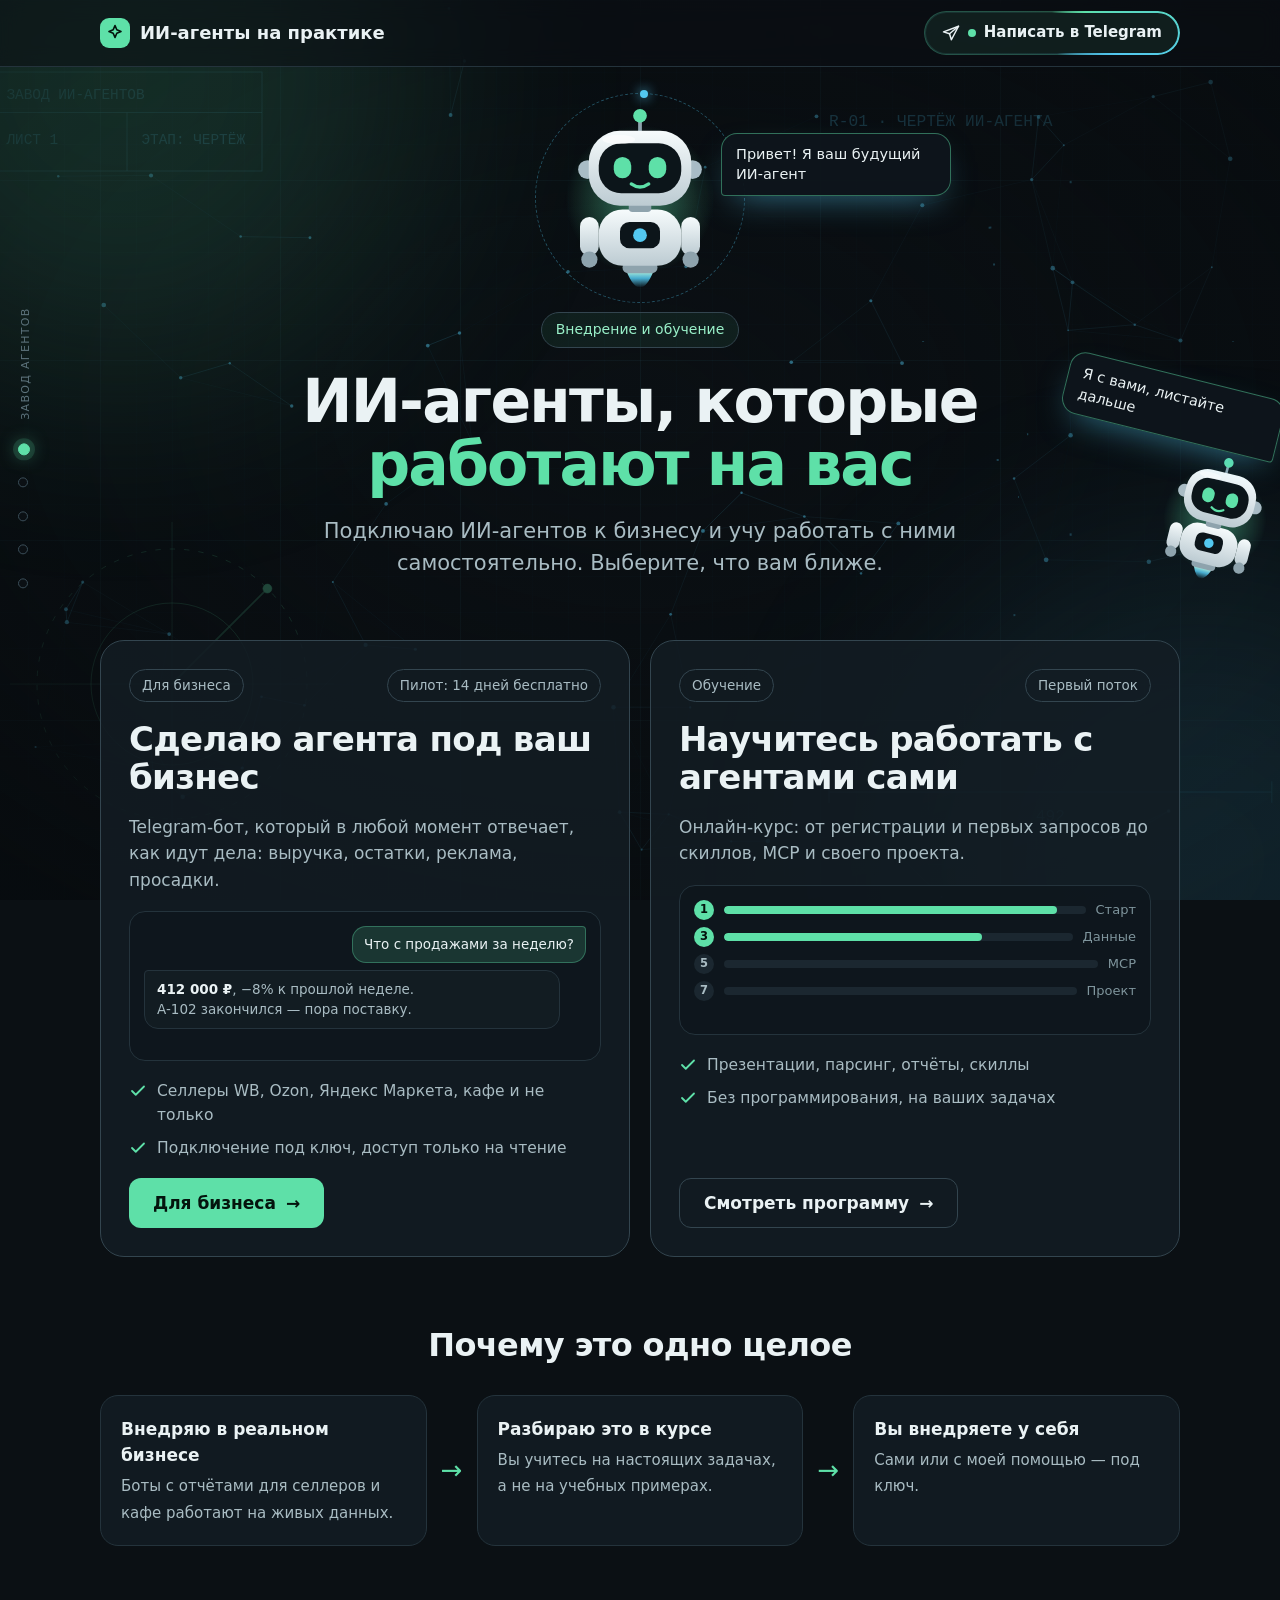
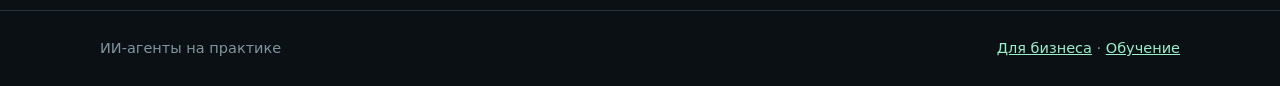
<file: index.html>
<!doctype html>
<html lang="ru">
<head>
<meta charset="utf-8">
<meta name="viewport" content="width=device-width, initial-scale=1">
<title>ИИ-агенты на практике: внедрение в бизнес и обучение</title>
<meta name="description" content="Подключаю ИИ-агентов к бизнесу — Telegram-бот с отчётами для селлеров и кафе — и учу работать с агентами самостоятельно.">
<meta property="og:title" content="ИИ-агенты, которые работают на вас">
<meta property="og:description" content="Внедрение ИИ-агента в ваш бизнес или онлайн-обучение работе с агентами.">
<meta property="og:type" content="website">
<meta name="theme-color" content="#0b1014">
<!-- Сюда вставьте счётчик Яндекс Метрики -->
<style>
  :root{
    --bg:#0b1014; --bg2:rgba(15,22,28,.72); --card:rgba(20,29,36,.84); --card2:#1b2730;
    --line:#24333c; --line2:#33454f;
    --text:#eaf2f4; --muted:#a9bcc3; --dim:#7f959d;
    --accent:#5ee0a8; --accent2:#9af0c9; --accent-ink:#04140d;
    --glow:rgba(94,224,168,.38);
    --ease:cubic-bezier(.22,1,.36,1);
  }
  *{box-sizing:border-box}
  html{scroll-behavior:smooth}
  body{margin:0;font-family:system-ui,-apple-system,"Segoe UI",Roboto,"Helvetica Neue",Arial,sans-serif;color:var(--text);background:var(--bg);line-height:1.55;font-size:17px;overflow-x:hidden;min-height:100vh;display:flex;flex-direction:column}
  a{color:var(--accent2)}
  ::selection{background:var(--accent);color:var(--accent-ink)}
  .wrap{max-width:1120px;margin:0 auto;padding:0 20px;position:relative;width:100%}

  .bg{position:fixed;inset:0;z-index:-1;pointer-events:none;overflow:hidden}
  .orb{position:absolute;width:600px;height:600px;border-radius:50%;filter:blur(120px);opacity:.15;background:var(--accent);animation:float 22s var(--ease) infinite alternate}
  .orb.o1{top:-220px;left:-180px}
  .orb.o2{bottom:-260px;right:-220px;background:#53c8f0;opacity:.12;animation-duration:28s}
  @keyframes float{to{transform:translate(120px,80px) scale(1.12)}}

  header{border-bottom:1px solid var(--line);background:rgba(11,16,20,.55);backdrop-filter:blur(10px);-webkit-backdrop-filter:blur(10px);position:sticky;top:0;z-index:20}
  .bar{display:flex;align-items:center;justify-content:space-between;height:66px;gap:16px}
  .logo{display:flex;align-items:center;gap:10px;font-weight:700;font-size:18px;text-decoration:none;color:var(--text)}
  .logo-mark{width:30px;height:30px;border-radius:9px;background:var(--accent);display:grid;place-items:center;color:var(--accent-ink)}
  .logo-mark svg{width:18px;height:18px}
  .tg{color:var(--text);text-decoration:none;font-size:15px;font-weight:600;padding:10px 18px;border-radius:999px;transition:color .25s,box-shadow .3s}
  .tg:hover{color:var(--text)}
  .tg{display:inline-flex;align-items:center;gap:8px}
  .tg svg{width:18px;height:18px}
  .l-short,.t-short,.m-ic,.m-desc,.chain .num{display:none}

  main{flex:1}
  .hero{text-align:center;padding:40px 20px 36px}
  .eyebrow{display:inline-flex;align-items:center;gap:8px;font-size:14px;color:var(--accent2);border:1px solid var(--line2);background:rgba(94,224,168,.08);padding:6px 14px;border-radius:999px;margin-bottom:22px}
  h1{font-size:clamp(34px,5.4vw,60px);line-height:1.06;letter-spacing:-.03em;margin:0 auto 18px;max-width:860px}
  h1 .hl{color:var(--accent)}
  .lead{font-size:clamp(18px,2vw,21px);color:var(--muted);max-width:640px;margin:0 auto}

  /* Развилка */
  .paths{display:grid;grid-template-columns:1fr 1fr;gap:20px;padding:24px 20px 56px}
  .path{position:relative;display:flex;flex-direction:column;gap:18px;padding:28px;border-radius:24px;background:var(--card);border:1px solid var(--line2);text-decoration:none;color:inherit;overflow:hidden;
    transition:transform .5s var(--ease),border-color .3s,box-shadow .5s var(--ease)}
  .path::before{content:"";position:absolute;inset:0;background:radial-gradient(380px circle at var(--mx,50%) var(--my,0%),rgba(94,224,168,.16),transparent 60%);opacity:0;transition:opacity .35s;pointer-events:none}
  .path:hover{transform:translateY(-8px);border-color:var(--accent);box-shadow:0 30px 60px -30px var(--glow)}
  .path:hover::before{opacity:1}
  .path:focus-visible{outline:2px solid var(--accent2);outline-offset:4px}
  .path-top{display:flex;align-items:center;justify-content:space-between;gap:12px;position:relative}
  .badge{font-size:13.5px;padding:5px 12px;border-radius:99px;border:1px solid var(--line2);color:var(--muted)}
  .path h2{font-size:clamp(26px,3vw,34px);letter-spacing:-.02em;line-height:1.12;margin:0;position:relative}
  .path p{color:var(--muted);margin:0;position:relative}
  .path ul{list-style:none;margin:0;padding:0;display:grid;gap:9px;position:relative}
  .path li{display:flex;gap:10px;color:var(--muted);font-size:15.5px}
  .path li svg{flex:none;width:18px;height:18px;color:var(--accent);margin-top:3px}
  .go{margin-top:auto;display:inline-flex;align-items:center;gap:10px;align-self:flex-start;min-height:50px;padding:0 24px;border-radius:12px;background:var(--accent);color:var(--accent-ink);font-weight:650;position:relative;transition:box-shadow .35s var(--ease)}
  .path:hover .go{box-shadow:0 12px 30px -10px var(--glow),0 0 0 4px rgba(94,224,168,.14)}
  .go .arr{transition:transform .35s var(--ease)}
  .path:hover .go .arr{transform:translateX(5px)}
  .path.school .go{background:transparent;color:var(--text);border:1px solid var(--line2)}
  .path.school:hover .go{border-color:var(--accent);color:var(--accent2)}

  /* Мини-визуалы */
  .viz{position:relative;height:150px;border-radius:16px;background:var(--bg2);border:1px solid var(--line);overflow:hidden;padding:14px}
  .bubble-q{position:absolute;right:14px;top:14px;background:rgba(94,224,168,.16);border:1px solid rgba(94,224,168,.35);border-radius:14px 4px 14px 14px;padding:7px 11px;font-size:13.5px}
  .bubble-a{position:absolute;left:14px;top:58px;right:40px;background:var(--card);border:1px solid var(--line);border-radius:4px 14px 14px 14px;padding:9px 12px;font-size:13.5px;color:var(--muted);line-height:1.45;opacity:0;transform:translateY(8px);transition:opacity .6s var(--ease),transform .6s var(--ease)}
  .bubble-a b{color:var(--text)}
  .viz.play .bubble-a{opacity:1;transform:none}
  .bars{position:absolute;left:14px;right:14px;bottom:14px;top:14px;display:grid;gap:7px;align-content:start}
  .bar-row{display:flex;align-items:center;gap:10px;font-size:13px;color:var(--dim)}
  .bar-row .n{width:20px;height:20px;border-radius:50%;display:grid;place-items:center;font-size:11.5px;font-weight:700;background:var(--card2);color:var(--muted);flex:none;transition:background .35s,color .35s}
  .bar-row .l{flex:1;height:8px;border-radius:99px;background:var(--card2);overflow:hidden}
  .bar-row .l i{display:block;height:100%;width:0;background:var(--accent);border-radius:99px;transition:width .7s var(--ease)}
  .bar-row.on .n{background:var(--accent);color:var(--accent-ink)}

  /* Как связано */
  .loop{padding:8px 20px 64px}
  .loop h2{text-align:center;font-size:clamp(24px,3vw,32px);letter-spacing:-.02em;margin:0 0 24px}
  .chain{display:grid;grid-template-columns:1fr auto 1fr auto 1fr;gap:14px;align-items:stretch;list-style:none;margin:0;padding:0}
  .chain li.step{background:var(--card);border:1px solid var(--line);border-radius:18px;padding:20px}
  .chain b{display:block;margin-bottom:4px}
  .chain span{color:var(--muted);font-size:15px}
  .chain .ar{display:grid;place-items:center;color:var(--accent);font-size:26px}

  footer{border-top:1px solid var(--line);padding:26px 0;color:var(--dim);font-size:14.5px}
  footer .wrap{display:flex;justify-content:space-between;gap:16px;flex-wrap:wrap}

  .reveal{opacity:0;transform:translateY(24px);transition:opacity .8s var(--ease),transform .8s var(--ease)}
  .reveal.in{opacity:1;transform:none}

  @media (max-width:880px){
    .path{padding:22px}
    .path-top .badge:last-child{display:none}
    .bubble-a{right:14px}
    .chain{grid-template-columns:1fr}
    .chain .ar{transform:rotate(90deg)}
    .chain li.step{text-align:center}
    footer .wrap{justify-content:center;text-align:center}
  }
  @media (max-width:640px){
    body{font-size:16px}
    .wrap{padding:0 16px}
    .bar{height:56px}
    .logo{font-size:16px}
    .l-long,.tg-txt{display:none}
    .l-short{display:inline}
    .tg{width:40px;height:40px;padding:0;justify-content:center;border:1px solid var(--line2);border-radius:12px;color:var(--accent2)}
    .tg svg{width:19px;height:19px}

    .hero{padding:28px 16px 18px}
    .eyebrow{font-size:13px;padding:5px 12px;margin-bottom:14px}
    h1{font-size:30px;margin-bottom:12px}
    .lead{font-size:16px}

    /* Две плитки рядом, как в приложении */
    .paths{grid-template-columns:1fr 1fr;gap:10px;padding:14px 16px 28px}
    .path{padding:16px 14px;border-radius:20px;gap:8px;min-height:198px}
    .path:hover{transform:none}
    .path:active{transform:scale(.97)}
    .path-top,.path > p,.path ul,.viz{display:none}
    .m-ic{display:grid;place-items:center;width:44px;height:44px;border-radius:14px;background:rgba(94,224,168,.16);color:var(--accent);margin-bottom:4px}
    .m-ic svg{width:24px;height:24px}
    .path.school .m-ic{background:rgba(83,200,240,.16);color:#9fe3f7}
    .t-long{display:none}
    .t-short{display:inline}
    .path h2{font-size:20px}
    .m-desc{display:block;color:var(--muted);font-size:14px;line-height:1.4}
    .go{align-self:stretch;justify-content:center;min-height:42px;padding:0 12px;font-size:15px;border-radius:12px;margin-top:auto}

    /* Как связано: компактный список */
    .loop{padding:0 16px 32px}
    .loop h2{font-size:22px;margin-bottom:14px}
    .chain{gap:8px}
    .chain .ar{display:none}
    .chain li.step{display:grid;grid-template-columns:32px 1fr;column-gap:12px;text-align:left;padding:14px;border-radius:16px}
    .chain .num{display:grid;place-items:center;grid-row:span 2;width:32px;height:32px;border-radius:50%;background:var(--accent);color:var(--accent-ink);font-style:normal;font-weight:700;font-size:14px}
    .chain b{font-size:15.5px;margin-bottom:2px}
    .chain span{font-size:14px}
    footer{padding:20px 0;font-size:14px}
  }
  @media (max-width:340px){
    .paths{grid-template-columns:1fr}
    .path{min-height:0}
  }
  @media (prefers-reduced-motion:reduce){
    *,*::before,*::after{animation:none!important;transition:none!important}
    .reveal{opacity:1;transform:none}
  }
</style>
<link rel="stylesheet" href="assets/fx.css">
</head>
<body>
<div class="bg" aria-hidden="true"><div class="orb o1"></div><div class="orb o2"></div></div>

<header>
  <div class="wrap bar">
    <a class="logo" href="./"><span class="logo-mark" aria-hidden="true"><svg viewBox="0 0 24 24" fill="none" stroke="currentColor" stroke-width="2.2" stroke-linecap="round" stroke-linejoin="round"><path d="M12 2l2.4 5.6L20 10l-5.6 2.4L12 18l-2.4-5.6L4 10l5.6-2.4z"/></svg></span><span class="l-long">ИИ-агенты на практике</span><span class="l-short">ИИ-агенты</span></a>
    <a class="tg cta-glow" href="https://t.me/ngafitulin" target="_blank" rel="noopener" aria-label="Написать в Telegram"><svg viewBox="0 0 24 24" fill="none" stroke="currentColor" stroke-width="2" stroke-linecap="round" stroke-linejoin="round" aria-hidden="true"><path d="m22 3-9.5 18-2.5-8-8-2.5z"/><path d="M22 3 10 13"/></svg><span class="live" aria-hidden="true"></span><span class="tg-txt">Написать в Telegram</span></a>
  </div>
</header>

<main>
  <div class="wrap hero reveal">
    <div class="hero-bot"></div>
    <span class="eyebrow">Внедрение и обучение</span>
    <h1>ИИ-агенты, которые <span class="hl">работают на вас</span></h1>
    <p class="lead">Подключаю ИИ-агентов к бизнесу и учу работать с ними самостоятельно. Выберите, что вам ближе.</p>
  </div>

  <div class="wrap paths">
    <a class="path reveal" href="business/">
      <span class="m-ic" aria-hidden="true"><svg viewBox="0 0 24 24" fill="none" stroke="currentColor" stroke-width="2" stroke-linecap="round" stroke-linejoin="round"><path d="M3 3v18h18"/><path d="m7 15 4-4 3 3 6-6"/></svg></span>
      <div class="path-top"><span class="badge">Для бизнеса</span><span class="badge">Пилот: 14 дней бесплатно</span></div>
      <h2><span class="t-long">Сделаю агента под ваш бизнес</span><span class="t-short">Для бизнеса</span></h2>
      <span class="m-desc">Бот с отчётами в Telegram. 14 дней бесплатно</span>
      <p>Telegram-бот, который в любой момент отвечает, как идут дела: выручка, остатки, реклама, просадки.</p>
      <div class="viz" id="viz-biz" aria-hidden="true">
        <div class="bubble-q">Что с продажами за неделю?</div>
        <div class="bubble-a"><b>412 000 ₽</b>, −8% к прошлой неделе.<br>A-102 закончился — пора поставку.</div>
      </div>
      <ul>
        <li><svg viewBox="0 0 24 24" fill="none" stroke="currentColor" stroke-width="2.4" stroke-linecap="round" stroke-linejoin="round" aria-hidden="true"><path d="M20 6 9 17l-5-5"/></svg>Селлеры WB, Ozon, Яндекс Маркета, кафе и не только</li>
        <li><svg viewBox="0 0 24 24" fill="none" stroke="currentColor" stroke-width="2.4" stroke-linecap="round" stroke-linejoin="round" aria-hidden="true"><path d="M20 6 9 17l-5-5"/></svg>Подключение под ключ, доступ только на чтение</li>
      </ul>
      <span class="go"><span class="t-long">Для бизнеса</span><span class="t-short">Открыть</span> <span class="arr" aria-hidden="true">→</span></span>
    </a>

    <a class="path school reveal" href="school/">
      <span class="m-ic" aria-hidden="true"><svg viewBox="0 0 24 24" fill="none" stroke="currentColor" stroke-width="2" stroke-linecap="round" stroke-linejoin="round"><path d="M22 10 12 5 2 10l10 5 10-5z"/><path d="M6 12v5c3 2 9 2 12 0v-5"/></svg></span>
      <div class="path-top"><span class="badge">Обучение</span><span class="badge">Первый поток</span></div>
      <h2><span class="t-long">Научитесь работать с агентами сами</span><span class="t-short">Обучение</span></h2>
      <span class="m-desc">Онлайн-курс: 7 модулей, от нуля до проекта</span>
      <p>Онлайн-курс: от регистрации и первых запросов до скиллов, MCP и своего проекта.</p>
      <div class="viz" id="viz-school" aria-hidden="true">
        <div class="bars">
          <div class="bar-row"><span class="n">1</span><span class="l"><i style="--w:92%"></i></span>Старт</div>
          <div class="bar-row"><span class="n">3</span><span class="l"><i style="--w:74%"></i></span>Данные</div>
          <div class="bar-row"><span class="n">5</span><span class="l"><i style="--w:55%"></i></span>MCP</div>
          <div class="bar-row"><span class="n">7</span><span class="l"><i style="--w:38%"></i></span>Проект</div>
        </div>
      </div>
      <ul>
        <li><svg viewBox="0 0 24 24" fill="none" stroke="currentColor" stroke-width="2.4" stroke-linecap="round" stroke-linejoin="round" aria-hidden="true"><path d="M20 6 9 17l-5-5"/></svg>Презентации, парсинг, отчёты, скиллы</li>
        <li><svg viewBox="0 0 24 24" fill="none" stroke="currentColor" stroke-width="2.4" stroke-linecap="round" stroke-linejoin="round" aria-hidden="true"><path d="M20 6 9 17l-5-5"/></svg>Без программирования, на ваших задачах</li>
      </ul>
      <span class="go"><span class="t-long">Смотреть программу</span><span class="t-short">Открыть</span> <span class="arr" aria-hidden="true">→</span></span>
    </a>
  </div>

  <section class="wrap loop">
    <h2 class="reveal">Почему это одно целое</h2>
    <ol class="chain">
      <li class="step reveal"><i class="num" aria-hidden="true">1</i><b>Внедряю в реальном бизнесе</b><span>Боты с отчётами для селлеров и кафе работают на живых данных.</span></li>
      <li class="ar reveal" aria-hidden="true">→</li>
      <li class="step reveal"><i class="num" aria-hidden="true">2</i><b>Разбираю это в курсе</b><span>Вы учитесь на настоящих задачах, а не на учебных примерах.</span></li>
      <li class="ar reveal" aria-hidden="true">→</li>
      <li class="step reveal"><i class="num" aria-hidden="true">3</i><b>Вы внедряете у себя</b><span>Сами или с моей помощью — под ключ.</span></li>
    </ol>
  </section>
</main>

<footer>
  <div class="wrap">
    <span>ИИ-агенты на практике</span>
    <span><a href="business/">Для бизнеса</a> · <a href="school/">Обучение</a></span>
  </div>
</footer>

<script>
(function(){
  var reduce = window.matchMedia('(prefers-reduced-motion: reduce)').matches;

  var io = 'IntersectionObserver' in window ? new IntersectionObserver(function(es){
    es.forEach(function(en){ if(en.isIntersecting){ en.target.classList.add('in'); io.unobserve(en.target); } });
  }, {threshold:.12}) : null;
  document.querySelectorAll('.reveal').forEach(function(el, i){
    var p = el.parentElement;
    if(p.classList.contains('paths') || p.classList.contains('chain'))
      el.style.transitionDelay = [].indexOf.call(p.children, el) * 110 + 'ms';
    if(io) io.observe(el); else el.classList.add('in');
  });

  /* Подсветка карточек за курсором */
  document.querySelectorAll('.path').forEach(function(c){
    c.addEventListener('pointermove', function(e){
      var r = c.getBoundingClientRect();
      c.style.setProperty('--mx', (e.clientX - r.left) + 'px');
      c.style.setProperty('--my', (e.clientY - r.top) + 'px');
    });
  });

  /* Мини-анимации: ответ бота и прогресс по модулям, по кругу */
  var biz = document.getElementById('viz-biz');
  var rows = [].slice.call(document.querySelectorAll('#viz-school .bar-row'));
  function fillRows(on){
    rows.forEach(function(r){
      var i = r.querySelector('i');
      r.classList.toggle('on', on);
      i.style.width = on ? i.style.getPropertyValue('--w') : '0';
    });
  }
  if(reduce){ biz.classList.add('play'); fillRows(true); return; }
  function cycle(){
    biz.classList.remove('play'); fillRows(false);
    setTimeout(function(){ biz.classList.add('play'); }, 900);
    rows.forEach(function(r, k){
      setTimeout(function(){
        var i = r.querySelector('i');
        r.classList.add('on'); i.style.width = i.style.getPropertyValue('--w');
      }, 700 + k * 450);
    });
  }
  cycle();
  setInterval(cycle, 7000);
})();
</script>
<script src="assets/fx.js" data-page="hub"></script>
</body>
</html>
</file>
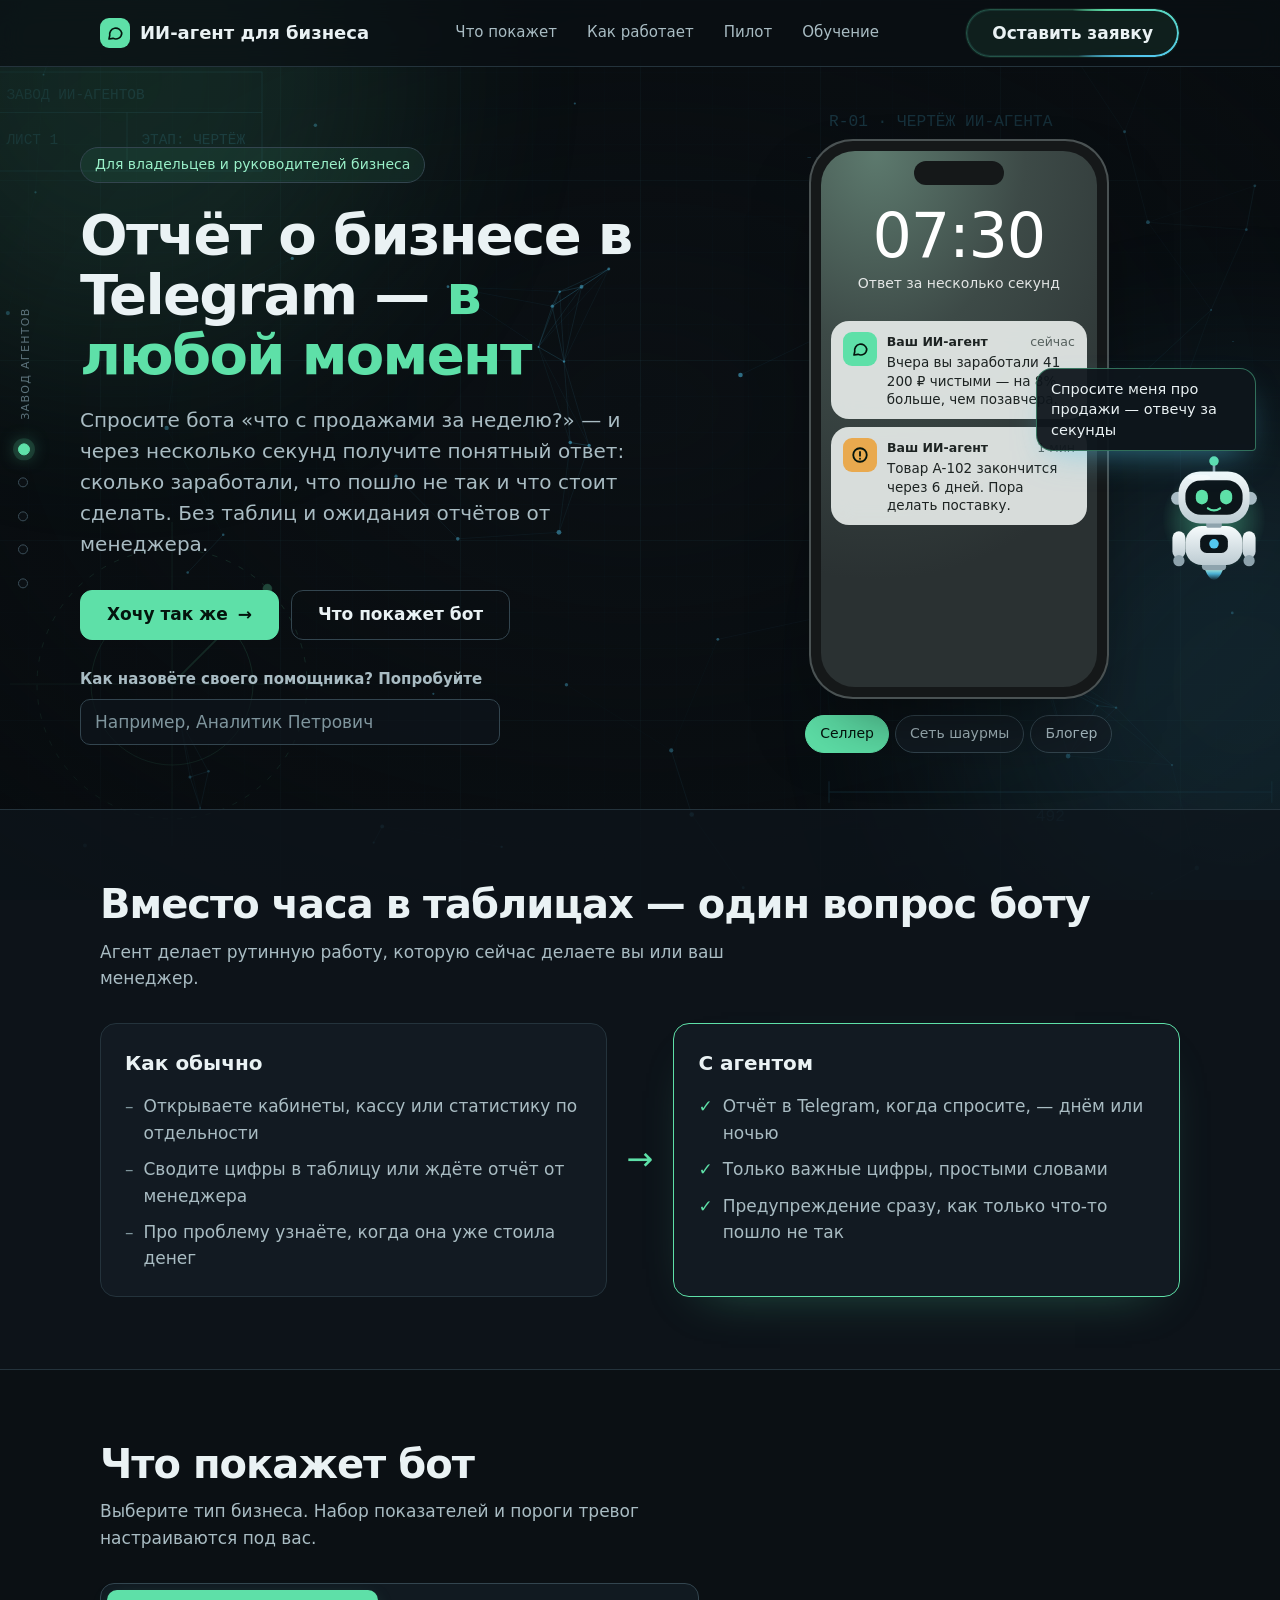
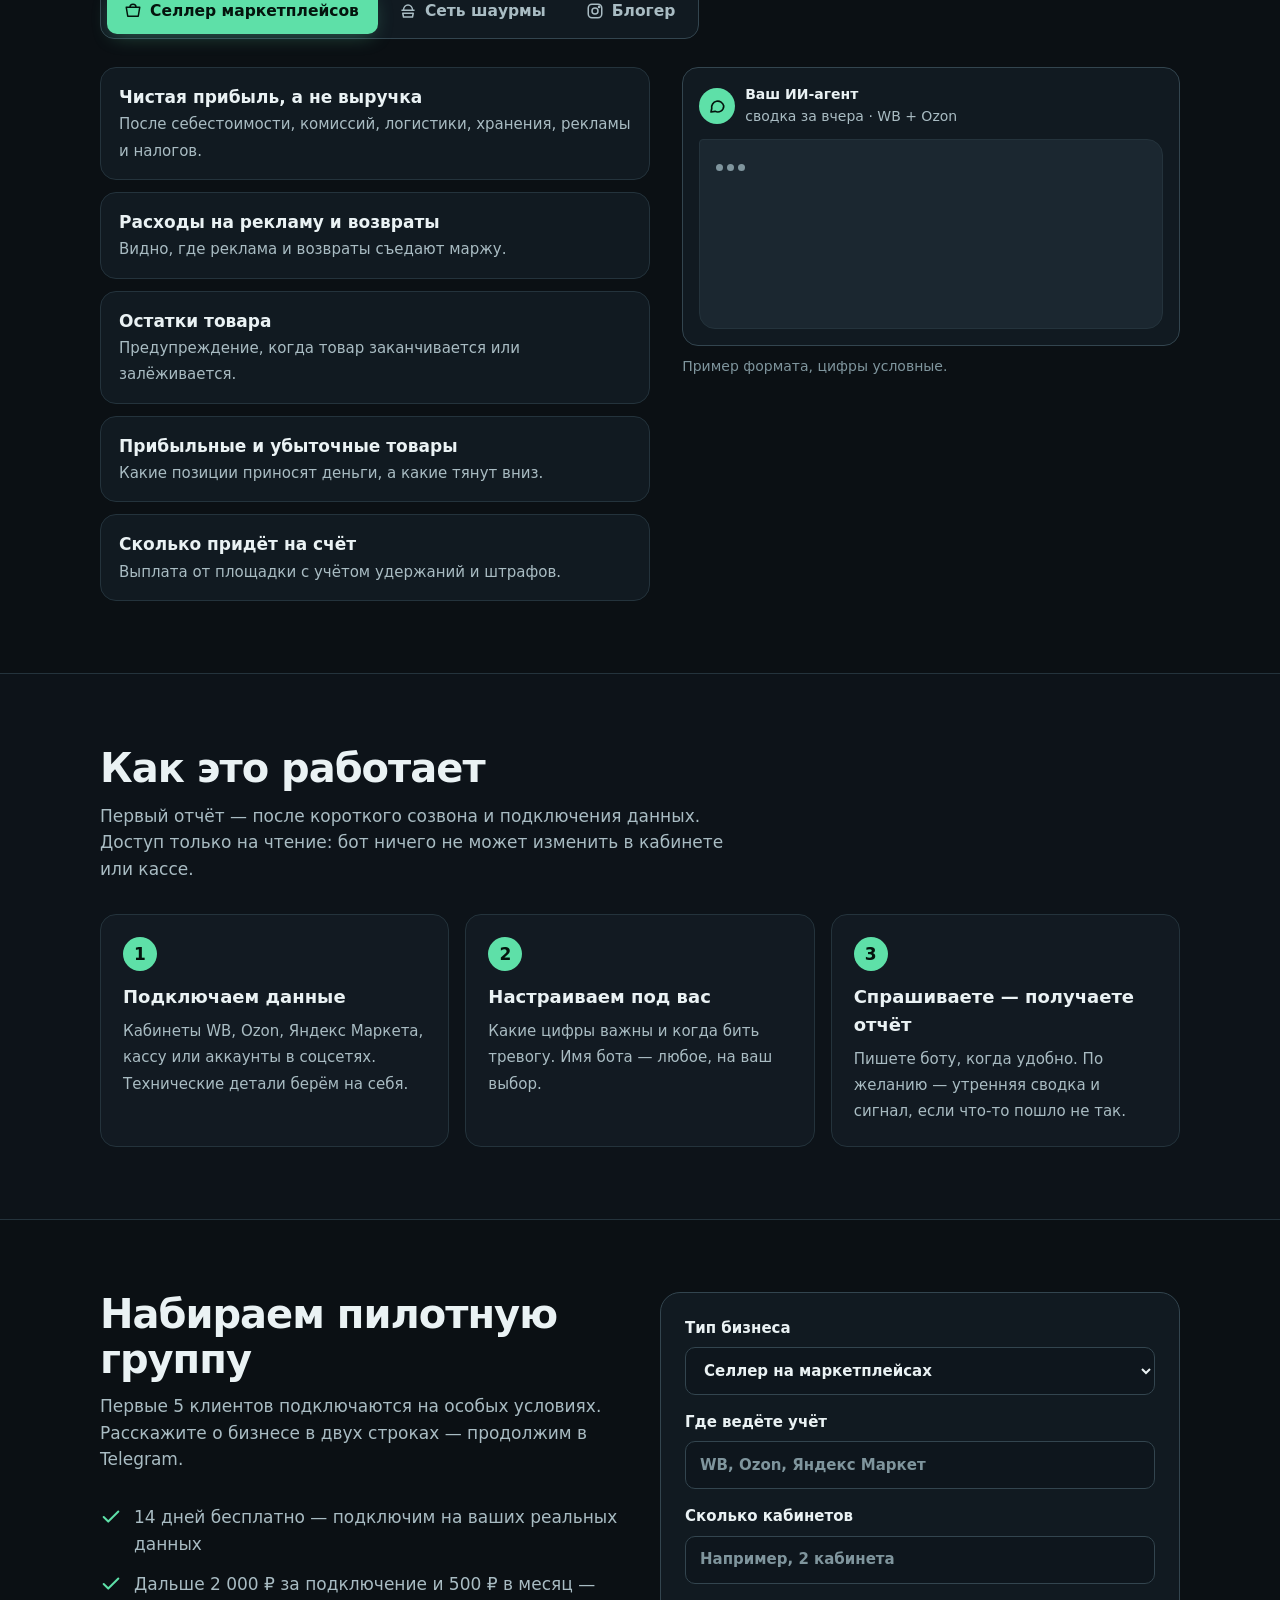
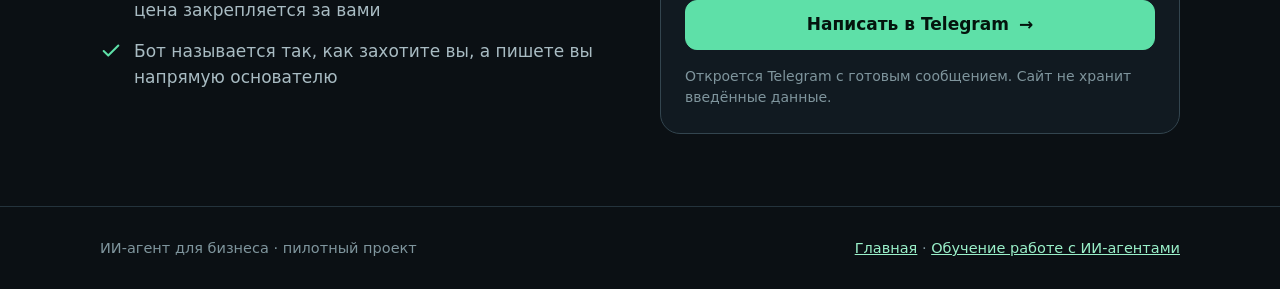
<file: business/index.html>
<!doctype html>
<html lang="ru">
<head>
<meta charset="utf-8">
<meta name="viewport" content="width=device-width, initial-scale=1">
<title>ИИ-агент для бизнеса: отчёт в Telegram в любой момент</title>
<meta name="description" content="ИИ-агент сам собирает данные из кабинетов маркетплейсов, кассы или соцсетей и отвечает в Telegram, когда вы спросите. Для селлеров, кафе и блогеров. Пилот: 14 дней бесплатно.">
<meta property="og:title" content="Отчёт о вашем бизнесе в Telegram — в любой момент">
<meta property="og:description" content="Спросите бота — и через несколько секунд получите прибыль, проблемы и что сделать сегодня.">
<meta property="og:type" content="website">
<meta name="theme-color" content="#0b1014">
<!-- Сюда вставьте счётчик Яндекс Метрики, чтобы мерить спрос: клики по кнопкам и отправки формы -->
<style>
  :root{
    --bg:#0b1014; --bg2:rgba(15,22,28,.72); --card:rgba(20,29,36,.84); --card2:#1b2730;
    --line:#24333c; --line2:#33454f;
    --text:#eaf2f4; --muted:#a9bcc3; --dim:#7f959d;
    --accent:#5ee0a8; --accent2:#9af0c9; --accent-ink:#04140d;
    --glow:rgba(94,224,168,.38);
    --radius:16px;
    --ease:cubic-bezier(.22,1,.36,1);
  }
  *{box-sizing:border-box}
  html{scroll-behavior:smooth}
  body{margin:0;font-family:system-ui,-apple-system,"Segoe UI",Roboto,"Helvetica Neue",Arial,sans-serif;color:var(--text);background:var(--bg);line-height:1.55;font-size:17px;overflow-x:hidden}
  a{color:var(--accent2)}
  ::selection{background:var(--accent);color:var(--accent-ink)}
  .wrap{max-width:1120px;margin:0 auto;padding:0 20px;position:relative}

  /* Мягкий фон */
  .bg{position:fixed;inset:0;z-index:-1;pointer-events:none;overflow:hidden}
  .orb{position:absolute;width:560px;height:560px;border-radius:50%;filter:blur(110px);opacity:.13;background:var(--accent);animation:float 20s var(--ease) infinite alternate}
  .orb.o1{top:-200px;left:-160px}
  .orb.o2{top:45%;right:-240px;background:#53c8f0;opacity:.12;animation-duration:26s}
  @keyframes float{to{transform:translate(110px,70px) scale(1.12)}}

  /* Шапка */
  header{position:sticky;top:0;z-index:20;backdrop-filter:blur(12px);-webkit-backdrop-filter:blur(12px);background:rgba(11,16,20,.72);border-bottom:1px solid var(--line)}
  .bar{display:flex;align-items:center;justify-content:space-between;height:66px;gap:16px}
  .logo{display:flex;align-items:center;gap:10px;font-weight:700;font-size:18px;text-decoration:none;color:var(--text)}
  .logo-mark{width:30px;height:30px;border-radius:9px;background:var(--accent);display:grid;place-items:center;color:var(--accent-ink)}
  .logo-mark svg{width:18px;height:18px}
  nav.links{display:flex;gap:6px}
  nav.links a{color:var(--muted);text-decoration:none;font-size:15px;padding:8px 12px;border-radius:8px;position:relative;transition:color .25s}
  nav.links a::after{content:"";position:absolute;left:12px;right:12px;bottom:4px;height:2px;background:var(--accent);transform:scaleX(0);transform-origin:left;transition:transform .35s var(--ease)}
  nav.links a:hover{color:var(--text)}
  nav.links a:hover::after{transform:scaleX(1)}

  /* Кнопки */
  .btn{--b:var(--accent);position:relative;overflow:hidden;display:inline-flex;align-items:center;justify-content:center;gap:10px;min-height:50px;padding:0 26px;border-radius:12px;border:1px solid var(--b);background:var(--b);color:var(--accent-ink);font:inherit;font-weight:650;text-decoration:none;cursor:pointer;
    transition:transform .35s var(--ease),box-shadow .35s var(--ease),background .3s,color .3s,border-color .3s}
  .btn:hover{transform:translateY(-2px);box-shadow:0 12px 30px -10px var(--glow),0 0 0 4px rgba(94,224,168,.14)}
  .btn:active{transform:translateY(0) scale(.98)}
  .btn .arr{display:inline-block;transition:transform .35s var(--ease)}
  .btn:hover .arr{transform:translateX(4px)}
  .btn::before{content:"";position:absolute;top:0;left:-60%;width:40%;height:100%;background:linear-gradient(100deg,transparent,rgba(255,255,255,.4),transparent);transform:skewX(-20deg);transition:left .7s var(--ease)}
  .btn:hover::before{left:130%}
  .bar .btn .short{display:none}
  .btn.ghost{background:transparent;color:var(--text);border-color:var(--line2)}
  .btn.ghost:hover{border-color:var(--accent);color:var(--accent2);box-shadow:0 0 0 4px rgba(94,224,168,.1)}
  .btn.ghost::before{background:linear-gradient(100deg,transparent,rgba(94,224,168,.2),transparent)}
  .ripple{position:absolute;border-radius:50%;transform:scale(0);background:rgba(255,255,255,.45);animation:rip .6s var(--ease) forwards;pointer-events:none}
  .btn.ghost .ripple{background:rgba(94,224,168,.35)}
  @keyframes rip{to{transform:scale(4);opacity:0}}
  .btn:focus-visible,.tab:focus-visible,.chip:focus-visible,input:focus-visible,select:focus-visible,nav.links a:focus-visible,.logo:focus-visible{outline:2px solid var(--accent2);outline-offset:3px}

  /* Первый экран */
  .hero{padding:72px 0 56px;display:grid;grid-template-columns:1.1fr .9fr;gap:48px;align-items:center}
  .eyebrow{display:inline-flex;align-items:center;gap:8px;font-size:14px;color:var(--accent2);border:1px solid var(--line2);background:rgba(94,224,168,.08);padding:6px 14px;border-radius:999px;margin-bottom:22px}
  h1{font-size:clamp(34px,5vw,56px);line-height:1.07;letter-spacing:-.03em;margin:0 0 20px}
  h1 .hl{color:var(--accent)}
  .lead{font-size:clamp(18px,2vw,20px);color:var(--muted);max-width:580px;margin:0 0 30px}
  .cta-row{display:flex;gap:12px;flex-wrap:wrap}
  .namer{margin-top:28px;max-width:420px;display:grid;gap:8px}
  .namer label{font-size:15px;font-weight:600;color:var(--muted)}
  .namer input{min-height:46px}

  /* Телефон с уведомлениями */
  .phone-col{display:flex;flex-direction:column;align-items:center;gap:16px}
  .phone{width:300px;height:560px;border-radius:44px;padding:12px;background:#151819;box-shadow:0 40px 80px -30px rgba(0,0,0,.6),0 0 0 2px #4a5253 inset;position:relative}
  .screen{width:100%;height:100%;border-radius:34px;overflow:hidden;position:relative;
    background:radial-gradient(120% 80% at 20% 0%,#5d7a6e 0%,#3d4a47 45%,#2a3132 100%)}
  .notch{position:absolute;top:10px;left:50%;transform:translateX(-50%);width:90px;height:24px;border-radius:14px;background:#151819;z-index:2}
  .clock{text-align:center;color:#fff;padding-top:54px}
  .clock .t{font-size:62px;font-weight:300;letter-spacing:-.02em;line-height:1}
  .clock .d{font-size:14px;opacity:.85;margin-top:6px}
  .notifs{position:absolute;left:10px;right:10px;top:170px;display:flex;flex-direction:column;gap:8px}
  .notif{display:flex;gap:10px;padding:11px 12px;border-radius:18px;background:rgba(240,244,242,.88);color:#1d2322;backdrop-filter:blur(10px);-webkit-backdrop-filter:blur(10px);
    transform:translateY(-14px) scale(.96);opacity:0;transition:transform .6s var(--ease),opacity .6s var(--ease)}
  .notif.show{transform:none;opacity:1}
  .notif .ic{width:34px;height:34px;border-radius:9px;background:var(--accent);flex:none;display:grid;place-items:center;color:var(--accent-ink)}
  .notif .ic svg{width:18px;height:18px}
  .notif .top{display:flex;justify-content:space-between;font-size:12.5px;color:#55605d}
  .notif .top b{color:#1d2322;font-weight:650}
  .notif p{margin:2px 0 0;font-size:13.5px;line-height:1.35}
  .notif.alert .ic{background:#e9a94e}
  .chips{display:flex;gap:6px;flex-wrap:wrap;justify-content:center}
  .chip{min-height:38px;padding:0 14px;border-radius:999px;border:1px solid var(--line2);background:var(--card);color:var(--muted);font:inherit;font-size:14px;cursor:pointer;transition:background .3s,color .3s,border-color .3s}
  .chip:hover{color:var(--text);border-color:var(--accent)}
  .chip[aria-pressed="true"]{background:var(--accent);color:var(--accent-ink);border-color:var(--accent)}

  section{padding:72px 0}
  section.alt{background:var(--bg2);border-top:1px solid var(--line);border-bottom:1px solid var(--line)}
  h2{font-size:clamp(28px,3.6vw,40px);letter-spacing:-.025em;line-height:1.12;margin:0 0 12px}
  .sub{color:var(--muted);max-width:640px;margin:0 0 32px}

  /* Было / стало */
  .ba{display:grid;grid-template-columns:1fr auto 1fr;gap:20px;align-items:stretch}
  .ba-card{background:var(--card);border:1px solid var(--line);border-radius:var(--radius);padding:24px}
  .ba-card h3{margin:0 0 14px;font-size:20px}
  .ba-card ul{margin:0;padding:0;list-style:none;display:grid;gap:10px;color:var(--muted)}
  .ba-card li{display:flex;gap:10px}
  .ba-card li::before{content:"–";color:var(--dim)}
  .ba-card.after{border-color:var(--accent);box-shadow:0 20px 50px -30px var(--glow)}
  .ba-card.after li::before{content:"✓";color:var(--accent)}
  .ba-arrow{display:grid;place-items:center;color:var(--accent);font-size:32px}

  /* Вкладки */
  .tabs{position:relative;display:inline-flex;flex-wrap:wrap;gap:4px;padding:5px;border:1px solid var(--line2);border-radius:14px;background:var(--card);margin-bottom:28px}
  .tab{position:relative;z-index:1;min-height:44px;padding:0 18px;border:0;border-radius:10px;background:transparent;font:inherit;font-weight:600;font-size:15.5px;color:var(--muted);cursor:pointer;transition:color .3s;display:inline-flex;align-items:center;gap:8px}
  .tab svg{width:18px;height:18px;flex:none}
  .tab:hover{color:var(--text)}
  .tab[aria-selected="true"]{color:var(--accent-ink)}
  .tab-ind{position:absolute;z-index:0;top:5px;left:5px;height:44px;border-radius:10px;background:var(--accent);box-shadow:0 6px 20px -6px var(--glow);transition:transform .45s var(--ease),width .45s var(--ease),height .45s var(--ease)}
  .panel[hidden]{display:none}
  .panel{animation:panelIn .5s var(--ease)}
  @keyframes panelIn{from{opacity:0;transform:translateY(10px)}to{opacity:1;transform:none}}

  .split{display:grid;grid-template-columns:1.05fr .95fr;gap:32px;align-items:start}
  .cards{list-style:none;margin:0;padding:0;display:grid;gap:12px}
  .card{position:relative;padding:16px 18px;background:var(--card);border:1px solid var(--line);border-radius:var(--radius);overflow:hidden;transition:transform .35s var(--ease),border-color .3s}
  .card::before{content:"";position:absolute;inset:0;background:radial-gradient(260px circle at var(--mx,50%) var(--my,50%),rgba(94,224,168,.14),transparent 60%);opacity:0;transition:opacity .3s;pointer-events:none}
  .card:hover{transform:translateX(4px);border-color:var(--line2)}
  .card:hover::before{opacity:1}
  .card strong{display:block;position:relative}
  .card span{color:var(--muted);font-size:15px;position:relative}

  .chat{background:var(--card);border:1px solid var(--line2);border-radius:var(--radius);padding:16px}
  .chat-head{display:flex;align-items:center;gap:10px;font-size:14px;color:var(--muted);margin:0 0 12px}
  .ava{width:36px;height:36px;border-radius:50%;background:var(--accent);display:grid;place-items:center;color:var(--accent-ink);flex:none}
  .ava svg{width:18px;height:18px}
  .chat-head b{color:var(--text);font-weight:600;display:block}
  .bubble{background:var(--card2);border:1px solid var(--line);border-radius:4px 16px 16px 16px;padding:14px 16px;font-size:15.5px;white-space:pre-line;line-height:1.6;min-height:190px}
  .bubble .typing{display:inline-flex;gap:4px}
  .bubble .typing i{width:7px;height:7px;border-radius:50%;background:var(--dim);animation:dot 1.2s infinite}
  .bubble .typing i:nth-child(2){animation-delay:.15s}.bubble .typing i:nth-child(3){animation-delay:.3s}
  @keyframes dot{0%,80%,100%{opacity:.3;transform:translateY(0)}40%{opacity:1;transform:translateY(-3px)}}
  .note{font-size:14px;color:var(--dim);margin:10px 0 0}

  .steps{display:grid;grid-template-columns:repeat(3,1fr);gap:16px;counter-reset:s;list-style:none;padding:0;margin:0}
  .steps li{counter-increment:s;background:var(--card);border:1px solid var(--line);border-radius:var(--radius);padding:22px;transition:transform .4s var(--ease),border-color .3s,box-shadow .4s var(--ease)}
  .steps li:hover{transform:translateY(-6px);border-color:var(--accent);box-shadow:0 18px 40px -22px var(--glow)}
  .steps li::before{content:counter(s);display:inline-grid;place-items:center;width:34px;height:34px;border-radius:50%;background:var(--accent);color:var(--accent-ink);font-weight:700;margin-bottom:12px}
  .steps strong{display:block;margin-bottom:6px;font-size:18px}
  .steps span{color:var(--muted);font-size:15px}

  .form-wrap{display:grid;grid-template-columns:1fr 1fr;gap:40px;align-items:start}
  form{display:grid;gap:16px;background:var(--card);border:1px solid var(--line2);border-radius:20px;padding:24px}
  label{font-weight:600;font-size:15px;display:grid;gap:7px}
  input,select{font:inherit;min-height:48px;padding:0 14px;border:1px solid var(--line2);border-radius:10px;background:var(--bg2);color:var(--text);transition:border-color .25s,box-shadow .25s}
  input::placeholder{color:var(--dim)}
  input:hover,select:hover{border-color:#4a6470}
  input:focus,select:focus{border-color:var(--accent);box-shadow:0 0 0 4px rgba(94,224,168,.18);outline:none}
  .hint{font-size:14px;color:var(--dim);margin:0}
  .perks{list-style:none;padding:0;margin:0;display:grid;gap:14px}
  .perks li{display:flex;gap:12px;align-items:flex-start;color:var(--muted)}
  .perks svg{flex:none;width:22px;height:22px;color:var(--accent);margin-top:2px}

  footer{border-top:1px solid var(--line);padding:30px 0;color:var(--dim);font-size:14.5px}
  footer .wrap{display:flex;justify-content:space-between;gap:16px;flex-wrap:wrap}

  .reveal{opacity:0;transform:translateY(24px);transition:opacity .8s var(--ease),transform .8s var(--ease)}
  .reveal.in{opacity:1;transform:none}

  @media (max-width:880px){
    .hero,.split,.form-wrap{grid-template-columns:1fr}
    .steps{grid-template-columns:1fr}
    .ba{grid-template-columns:1fr}
    .ba-arrow{transform:rotate(90deg)}
    nav.links{display:none}
    .hero{padding:48px 0 40px;text-align:center;gap:36px}
    .lead,.sub{margin-left:auto;margin-right:auto}
    .cta-row{justify-content:center}
    .namer{margin-left:auto;margin-right:auto;width:100%}
    section h2,section .sub{text-align:center}
    .tabs{display:flex}
    .tab{flex:1 1 auto;justify-content:center}
    .ba-card h3,.steps li{text-align:center}
    .ba-card ul{text-align:left}
    .form-wrap > div{text-align:center}
    .perks{width:fit-content;max-width:100%;margin:0 auto;text-align:left}
    footer .wrap{justify-content:center;text-align:center}
    .note{text-align:center}
  }
  @media (max-width:520px){
    body{font-size:16px}
    .wrap{padding:0 16px}
    section{padding:52px 0}
    .bar{height:58px}
    .logo{font-size:15px;white-space:nowrap}
    .logo-mark{width:26px;height:26px}
    .bar .btn{min-height:40px;padding:0 12px;font-size:13.5px;white-space:nowrap;flex:none}
    .bar .btn .long{display:none}
    .bar .btn .short{display:inline}
    h1{font-size:30px}
    .hero{padding:32px 16px 36px;gap:28px}
    .lead{font-size:16.5px;margin-bottom:22px}
    .cta-row .btn{flex:1 1 100%}
    .phone{width:272px;height:520px}
    .clock .t{font-size:54px}
    .tabs{width:100%}
    .tab{font-size:14.5px;padding:0 12px}
    .bubble{font-size:15px}
    form{padding:18px}
  }
  @media (prefers-reduced-motion:reduce){
    *,*::before,*::after{animation:none!important;transition:none!important}
    .reveal{opacity:1;transform:none}
    html{scroll-behavior:auto}
  }
</style>
<link rel="stylesheet" href="../assets/fx.css">
</head>
<body>
<div class="bg" aria-hidden="true"><div class="orb o1"></div><div class="orb o2"></div></div>

<header>
  <div class="wrap bar">
    <a class="logo" href="../" title="На главную"><span class="logo-mark" aria-hidden="true"><svg viewBox="0 0 24 24" fill="none" stroke="currentColor" stroke-width="2.2" stroke-linecap="round" stroke-linejoin="round"><path d="M21 12a8 8 0 0 1-11.6 7.1L4 20l1-4.6A8 8 0 1 1 21 12z"/></svg></span>ИИ-агент для бизнеса</a>
    <nav class="links" aria-label="Разделы">
      <a href="#what">Что покажет</a>
      <a href="#how">Как работает</a>
      <a href="#request">Пилот</a>
      <a href="../school/">Обучение</a>
    </nav>
    <a class="btn ghost cta-glow" href="#request"><span class="long">Оставить заявку</span><span class="short">Заявка</span></a>
  </div>
</header>

<main id="top">
  <div class="wrap hero">
    <div class="reveal">
      <span class="eyebrow">Для владельцев и руководителей бизнеса</span>
      <h1>Отчёт о бизнесе в Telegram — <span class="hl">в любой момент</span></h1>
      <p class="lead">Спросите бота «что с продажами за неделю?» — и через несколько секунд получите понятный ответ: сколько заработали, что пошло не так и что стоит сделать. Без таблиц и ожидания отчётов от менеджера.</p>
      <div class="cta-row">
        <a class="btn" href="#request">Хочу так же <span class="arr" aria-hidden="true">→</span></a>
        <a class="btn ghost" href="#what">Что покажет бот</a>
      </div>
      <div class="namer">
        <label for="botname">Как назовёте своего помощника? Попробуйте</label>
        <input id="botname" type="text" maxlength="24" placeholder="Например, Аналитик Петрович" autocomplete="off">
      </div>
    </div>

    <div class="phone-col reveal">
      <div class="phone" role="img" aria-label="Телефон с сообщениями от ИИ-агента">
        <div class="screen">
          <div class="notch" aria-hidden="true"></div>
          <div class="clock" aria-hidden="true"><div class="t">07:30</div><div class="d">Ответ за несколько секунд</div></div>
          <div class="notifs" id="notifs" aria-hidden="true"></div>
        </div>
      </div>
      <div class="chips" role="group" aria-label="Пример для бизнеса">
        <button class="chip" type="button" data-seg="0" aria-pressed="true">Селлер</button>
        <button class="chip" type="button" data-seg="1" aria-pressed="false">Сеть шаурмы</button>
        <button class="chip" type="button" data-seg="2" aria-pressed="false">Блогер</button>
      </div>
    </div>
  </div>

  <section class="alt">
    <div class="wrap">
      <h2 class="reveal">Вместо часа в таблицах — один вопрос боту</h2>
      <p class="sub reveal">Агент делает рутинную работу, которую сейчас делаете вы или ваш менеджер.</p>
      <div class="ba">
        <div class="ba-card reveal">
          <h3>Как обычно</h3>
          <ul>
            <li>Открываете кабинеты, кассу или статистику по отдельности</li>
            <li>Сводите цифры в таблицу или ждёте отчёт от менеджера</li>
            <li>Про проблему узнаёте, когда она уже стоила денег</li>
          </ul>
        </div>
        <div class="ba-arrow reveal" aria-hidden="true">→</div>
        <div class="ba-card after reveal">
          <h3>С агентом</h3>
          <ul>
            <li>Отчёт в Telegram, когда спросите, — днём или ночью</li>
            <li>Только важные цифры, простыми словами</li>
            <li>Предупреждение сразу, как только что-то пошло не так</li>
          </ul>
        </div>
      </div>
    </div>
  </section>

  <section id="what">
    <div class="wrap">
      <h2 class="reveal">Что покажет бот</h2>
      <p class="sub reveal">Выберите тип бизнеса. Набор показателей и пороги тревог настраиваются под вас.</p>

      <div class="tabs reveal" role="tablist" aria-label="Тип бизнеса">
        <span class="tab-ind" aria-hidden="true"></span>
        <button class="tab" role="tab" id="tab-sellers" aria-controls="panel-sellers" aria-selected="true" type="button">
          <svg viewBox="0 0 24 24" fill="none" stroke="currentColor" stroke-width="2" stroke-linecap="round" stroke-linejoin="round" aria-hidden="true"><path d="M3 7h18l-2 12H5L3 7z"/><path d="M8 7a4 4 0 0 1 8 0"/></svg>Селлер маркетплейсов</button>
        <button class="tab" role="tab" id="tab-food" aria-controls="panel-food" aria-selected="false" type="button" tabindex="-1">
          <svg viewBox="0 0 24 24" fill="none" stroke="currentColor" stroke-width="2" stroke-linecap="round" stroke-linejoin="round" aria-hidden="true"><path d="M4 11h16"/><path d="M6 11c0-4 2.7-7 6-7s6 3 6 7"/><path d="M5 15h14l-1 5H6l-1-5z"/></svg>Сеть шаурмы</button>
        <button class="tab" role="tab" id="tab-blog" aria-controls="panel-blog" aria-selected="false" type="button" tabindex="-1">
          <svg viewBox="0 0 24 24" fill="none" stroke="currentColor" stroke-width="2" stroke-linecap="round" stroke-linejoin="round" aria-hidden="true"><rect x="3" y="3" width="18" height="18" rx="5"/><circle cx="12" cy="12" r="4"/><circle cx="17.5" cy="6.5" r=".8" fill="currentColor"/></svg>Блогер</button>
      </div>

      <div class="panel" role="tabpanel" id="panel-sellers" aria-labelledby="tab-sellers">
        <div class="split">
          <ul class="cards">
            <li class="card"><strong>Чистая прибыль, а не выручка</strong><span>После себестоимости, комиссий, логистики, хранения, рекламы и налогов.</span></li>
            <li class="card"><strong>Расходы на рекламу и возвраты</strong><span>Видно, где реклама и возвраты съедают маржу.</span></li>
            <li class="card"><strong>Остатки товара</strong><span>Предупреждение, когда товар заканчивается или залёживается.</span></li>
            <li class="card"><strong>Прибыльные и убыточные товары</strong><span>Какие позиции приносят деньги, а какие тянут вниз.</span></li>
            <li class="card"><strong>Сколько придёт на счёт</strong><span>Выплата от площадки с учётом удержаний и штрафов.</span></li>
          </ul>
          <div>
            <div class="chat">
              <div class="chat-head"><span class="ava" aria-hidden="true"><svg viewBox="0 0 24 24" fill="none" stroke="currentColor" stroke-width="2.2" stroke-linecap="round" stroke-linejoin="round"><path d="M21 12a8 8 0 0 1-11.6 7.1L4 20l1-4.6A8 8 0 1 1 21 12z"/></svg></span><span><b class="bot-name">Ваш ИИ-агент</b>сводка за вчера · WB + Ozon</span></div>
              <div class="bubble" data-text="Чистая прибыль: 41 200 ₽
Реклама: 11,4% от выручки — выше вашего лимита 8%
Товар A-102: остатка на 6 дней продаж, пора делать поставку
Выкуп за 30 дней: 58%
К выплате: 312 400 ₽"></div>
            </div>
            <p class="note">Пример формата, цифры условные.</p>
          </div>
        </div>
      </div>

      <div class="panel" role="tabpanel" id="panel-food" aria-labelledby="tab-food" hidden>
        <div class="split">
          <ul class="cards">
            <li class="card"><strong>Выручка и средний чек по каждой точке</strong><span>Точки сравниваются между собой, а не только с прошлым месяцем.</span></li>
            <li class="card"><strong>Расход продуктов и списания</strong><span>Сигнал, если точка тратит продуктов заметно больше остальных.</span></li>
            <li class="card"><strong>Скидки и возвраты</strong><span>Где прибыль утекает через скидки и ошибки на кассе.</span></li>
            <li class="card"><strong>Открытие смен</strong><span>Сотрудник присылает фото в Telegram, агент проверяет и сообщает, если отчёта нет вовремя.</span></li>
          </ul>
          <div>
            <div class="chat">
              <div class="chat-head"><span class="ava" aria-hidden="true"><svg viewBox="0 0 24 24" fill="none" stroke="currentColor" stroke-width="2.2" stroke-linecap="round" stroke-linejoin="round"><path d="M21 12a8 8 0 0 1-11.6 7.1L4 20l1-4.6A8 8 0 1 1 21 12z"/></svg></span><span><b class="bot-name">Ваш ИИ-агент</b>сводка за вчера · 7 точек</span></div>
              <div class="bubble" data-text="Выручка сети: 486 000 ₽
Средний чек: 410 ₽
Продукты: точка №3 тратит 38% выручки, остальные около 32%
Списания: на точке №5 в 2 раза больше среднего
Скидки: на точке №2 скидка в 14% чеков
Смена: точка №4 не прислала фото открытия"></div>
            </div>
            <p class="note">Пример формата, цифры условные.</p>
          </div>
        </div>
      </div>

      <div class="panel" role="tabpanel" id="panel-blog" aria-labelledby="tab-blog" hidden>
        <div class="split">
          <ul class="cards">
            <li class="card"><strong>Охваты и вовлечённость</strong><span>Сколько людей увидели каждый пост и как реагировали — с объяснением, почему выросло или упало.</span></li>
            <li class="card"><strong>Рост и отток подписчиков</strong><span>Сколько пришло и ушло, после каких публикаций.</span></li>
            <li class="card"><strong>Что и когда публиковать</strong><span>Какие темы, форматы и часы работают именно у вас.</span></li>
            <li class="card"><strong>Тренды в вашей нише</strong><span>Что набирает просмотры у похожих авторов.</span></li>
            <li class="card"><strong>Идеи следующих постов</strong><span>Агент предлагает темы на основе того, что сработало.</span></li>
          </ul>
          <div>
            <div class="chat">
              <div class="chat-head"><span class="ava" aria-hidden="true"><svg viewBox="0 0 24 24" fill="none" stroke="currentColor" stroke-width="2.2" stroke-linecap="round" stroke-linejoin="round"><path d="M21 12a8 8 0 0 1-11.6 7.1L4 20l1-4.6A8 8 0 1 1 21 12z"/></svg></span><span><b class="bot-name">Ваш ИИ-агент</b>сводка за неделю · Instagram + Telegram</span></div>
              <div class="bubble" data-text="Охват за неделю: 84 300 (+12%)
Вовлечённость: 4,1% — лучшая за месяц
Лучший пост: Reels про нейросети для резюме — 31 000 просмотров
Подписчики: +412 / −96
Лучшее время публикации: 19:00–21:00
Идея: продолжить тему резюме в формате «до/после»"></div>
            </div>
            <p class="note">Пример формата, цифры условные.</p>
          </div>
        </div>
      </div>
    </div>
  </section>

  <section id="how" class="alt">
    <div class="wrap">
      <h2 class="reveal">Как это работает</h2>
      <p class="sub reveal">Первый отчёт — после короткого созвона и подключения данных. Доступ только на чтение: бот ничего не может изменить в кабинете или кассе.</p>
      <ol class="steps">
        <li class="reveal"><strong>Подключаем данные</strong><span>Кабинеты WB, Ozon, Яндекс Маркета, кассу или аккаунты в соцсетях. Технические детали берём на себя.</span></li>
        <li class="reveal"><strong>Настраиваем под вас</strong><span>Какие цифры важны и когда бить тревогу. Имя бота — любое, на ваш выбор.</span></li>
        <li class="reveal"><strong>Спрашиваете — получаете отчёт</strong><span>Пишете боту, когда удобно. По желанию — утренняя сводка и сигнал, если что-то пошло не так.</span></li>
      </ol>
    </div>
  </section>

  <section id="request">
    <div class="wrap form-wrap">
      <div class="reveal">
        <h2>Набираем пилотную группу</h2>
        <p class="sub">Первые 5 клиентов подключаются на особых условиях. Расскажите о бизнесе в двух строках — продолжим в Telegram.</p>
        <ul class="perks">
          <li><svg viewBox="0 0 24 24" fill="none" stroke="currentColor" stroke-width="2.2" stroke-linecap="round" stroke-linejoin="round" aria-hidden="true"><path d="M20 6 9 17l-5-5"/></svg>14 дней бесплатно — подключим на ваших реальных данных</li>
          <li><svg viewBox="0 0 24 24" fill="none" stroke="currentColor" stroke-width="2.2" stroke-linecap="round" stroke-linejoin="round" aria-hidden="true"><path d="M20 6 9 17l-5-5"/></svg>Дальше 2 000 ₽ за подключение и 500 ₽ в месяц — цена закрепляется за вами</li>
          <li><svg viewBox="0 0 24 24" fill="none" stroke="currentColor" stroke-width="2.2" stroke-linecap="round" stroke-linejoin="round" aria-hidden="true"><path d="M20 6 9 17l-5-5"/></svg>Бот называется так, как захотите вы, а пишете вы напрямую основателю</li>
        </ul>
      </div>
      <form id="lead" class="reveal" novalidate>
        <label for="seg">Тип бизнеса
          <select id="seg" name="seg">
            <option value="Селлер на маркетплейсах">Селлер на маркетплейсах</option>
            <option value="Сеть шаурмы / фастфуда">Сеть шаурмы / фастфуда</option>
            <option value="Блогер">Блогер</option>
            <option value="Другое">Другое</option>
          </select>
        </label>
        <label for="sys"><span id="sys-label">Где ведёте учёт</span>
          <input id="sys" name="sys" type="text" placeholder="WB, Ozon, Яндекс Маркет" autocomplete="off">
        </label>
        <label for="cnt"><span id="cnt-label">Сколько кабинетов</span>
          <input id="cnt" name="cnt" type="text" placeholder="Например, 2 кабинета" autocomplete="off">
        </label>
        <button class="btn" type="submit">Написать в Telegram <span class="arr" aria-hidden="true">→</span></button>
        <p class="hint">Откроется Telegram с готовым сообщением. Сайт не хранит введённые данные.</p>
      </form>
    </div>
  </section>
</main>

<footer>
  <div class="wrap">
    <span>ИИ-агент для бизнеса · пилотный проект</span>
    <span><a href="../">Главная</a> · <a href="../school/">Обучение работе с ИИ-агентами</a></span>
  </div>
</footer>

<script>
(function(){
  var TG_USERNAME = "ngafitulin";
  var DEFAULT_NAME = "Ваш ИИ-агент";
  var reduce = window.matchMedia('(prefers-reduced-motion: reduce)').matches;
  var botName = DEFAULT_NAME;

  /* Волна по клику на кнопки */
  document.querySelectorAll('.btn').forEach(function(b){
    b.addEventListener('pointerdown', function(e){
      if(reduce) return;
      var r = b.getBoundingClientRect(), s = Math.max(r.width, r.height);
      var sp = document.createElement('span');
      sp.className = 'ripple';
      sp.style.width = sp.style.height = s + 'px';
      sp.style.left = (e.clientX - r.left - s/2) + 'px';
      sp.style.top = (e.clientY - r.top - s/2) + 'px';
      b.appendChild(sp);
      setTimeout(function(){ sp.remove(); }, 650);
    });
  });

  /* Подсветка карточек за курсором */
  document.querySelectorAll('.card').forEach(function(c){
    c.addEventListener('pointermove', function(e){
      var r = c.getBoundingClientRect();
      c.style.setProperty('--mx', (e.clientX - r.left) + 'px');
      c.style.setProperty('--my', (e.clientY - r.top) + 'px');
    });
  });

  /* Появление при прокрутке */
  var io = 'IntersectionObserver' in window ? new IntersectionObserver(function(es){
    es.forEach(function(en){ if(en.isIntersecting){ en.target.classList.add('in'); io.unobserve(en.target); } });
  }, {threshold:.12}) : null;
  document.querySelectorAll('.reveal').forEach(function(el){
    var sibs = [].slice.call(el.parentElement.children).filter(function(x){ return x.classList.contains('reveal'); });
    if(el.parentElement.classList.contains('steps') || el.parentElement.classList.contains('ba'))
      el.style.transitionDelay = sibs.indexOf(el) * 120 + 'ms';
    if(io) io.observe(el); else el.classList.add('in');
  });

  /* Телефон: уведомления по очереди */
  var icon = '<svg viewBox="0 0 24 24" fill="none" stroke="currentColor" stroke-width="2.2" stroke-linecap="round" stroke-linejoin="round"><path d="M21 12a8 8 0 0 1-11.6 7.1L4 20l1-4.6A8 8 0 1 1 21 12z"/></svg>';
  var warn = '<svg viewBox="0 0 24 24" fill="none" stroke="currentColor" stroke-width="2.4" stroke-linecap="round" stroke-linejoin="round"><path d="M12 8v5"/><path d="M12 17h.01"/><circle cx="12" cy="12" r="9"/></svg>';
  var sets = [
    [
      ['ok','Вчера вы заработали 41 200 ₽ чистыми — на 8% больше, чем позавчера.'],
      ['alert','Товар A-102 закончится через 6 дней. Пора делать поставку.'],
      ['alert','Реклама съела 11% выручки — выше вашего лимита 8%.']
    ],
    [
      ['ok','Вчера сеть заработала 486 000 ₽, средний чек 410 ₽.'],
      ['alert','Точка №5 списала продуктов в 2 раза больше остальных.'],
      ['alert','Точка №4 до сих пор не прислала фото открытия смены.']
    ],
    [
      ['ok','За неделю ваши посты посмотрели 84 300 раз — на 12% больше.'],
      ['ok','Лучший пост недели — Reels про нейросети для резюме.'],
      ['ok','Идея на сегодня: продолжите тему, публикуйте в 19:00–21:00.']
    ]
  ];
  var notifs = document.getElementById('notifs');
  var chips = [].slice.call(document.querySelectorAll('.chip'));
  var cur = 0, phoneTimers = [], autoplay = true;
  function esc(s){ return s.replace(/[&<>"]/g, function(c){ return {'&':'&amp;','<':'&lt;','>':'&gt;','"':'&quot;'}[c]; }); }
  function clearPhone(){ phoneTimers.forEach(clearTimeout); phoneTimers = []; }
  function showSet(i){
    clearPhone();
    cur = i;
    chips.forEach(function(c, k){ c.setAttribute('aria-pressed', k === i ? 'true' : 'false'); });
    notifs.innerHTML = sets[i].map(function(n, k){
      return '<div class="notif ' + (n[0] === 'alert' ? 'alert' : '') + '"><span class="ic">' + (n[0] === 'alert' ? warn : icon) + '</span><div style="flex:1;min-width:0"><div class="top"><b>' + esc(botName) + '</b><span>' + (k === 0 ? 'сейчас' : (k * 1) + ' мин') + '</span></div><p>' + n[1] + '</p></div></div>';
    }).join('');
    var els = [].slice.call(notifs.children);
    if(reduce){ els.forEach(function(e){ e.classList.add('show'); }); return; }
    els.forEach(function(e, k){ phoneTimers.push(setTimeout(function(){ e.classList.add('show'); }, 500 + k * 1100)); });
    if(autoplay) phoneTimers.push(setTimeout(function(){ showSet((cur + 1) % sets.length); }, 500 + sets[i].length * 1100 + 3800));
  }
  chips.forEach(function(c){
    c.addEventListener('click', function(){ autoplay = false; showSet(+c.getAttribute('data-seg')); });
  });
  showSet(0);

  /* Имя бота: обновляется на телефоне и в сводках */
  document.getElementById('botname').addEventListener('input', function(e){
    botName = e.target.value.trim() || DEFAULT_NAME;
    document.querySelectorAll('.bot-name, .notif .top b').forEach(function(b){ b.textContent = botName; });
  });

  /* Печать текста в пузыре сообщения */
  /* Сводка печатается, держится на экране и через несколько секунд печатается заново */
  var HOLD_MS = 4500;
  var timers = new Map();
  function stopBubble(el){ clearTimeout(timers.get(el)); timers.delete(el); }
  function typeBubble(el){
    var full = el.getAttribute('data-text');
    stopBubble(el);
    if(reduce){ el.textContent = full; return; }
    el.innerHTML = '<span class="typing" aria-label="агент печатает"><i></i><i></i><i></i></span>';
    var i = 0;
    function step(){
      i += 2;
      el.textContent = full.slice(0, i);
      if(i < full.length) timers.set(el, setTimeout(step, 18));
      else timers.set(el, setTimeout(function(){
        if(!el.closest('.panel').hidden) typeBubble(el);
      }, HOLD_MS));
    }
    timers.set(el, setTimeout(step, 650));
  }

  /* Вкладки с бегущим индикатором */
  var tabs = [].slice.call(document.querySelectorAll('.tab'));
  var ind = document.querySelector('.tab-ind');
  var tablist = document.querySelector('.tabs');
  function moveInd(t){
    var lr = tablist.getBoundingClientRect(), r = t.getBoundingClientRect();
    ind.style.width = r.width + 'px';
    ind.style.height = r.height + 'px';
    ind.style.transform = 'translate(' + (r.left - lr.left - 5) + 'px,' + (r.top - lr.top - 5) + 'px)';
  }
  function select(t, focus){
    tabs.forEach(function(x){
      var on = x === t;
      x.setAttribute('aria-selected', on ? 'true' : 'false');
      x.tabIndex = on ? 0 : -1;
      var p = document.getElementById(x.getAttribute('aria-controls'));
      p.hidden = !on;
      if(on) typeBubble(p.querySelector('.bubble')); else stopBubble(p.querySelector('.bubble'));
    });
    moveInd(t);
    if(focus) t.focus();
  }
  tabs.forEach(function(t, i){
    t.addEventListener('click', function(){ select(t); });
    t.addEventListener('keydown', function(e){
      var n = null;
      if(e.key === 'ArrowRight') n = tabs[(i + 1) % tabs.length];
      if(e.key === 'ArrowLeft') n = tabs[(i - 1 + tabs.length) % tabs.length];
      if(e.key === 'Home') n = tabs[0];
      if(e.key === 'End') n = tabs[tabs.length - 1];
      if(n){ e.preventDefault(); select(n, true); }
    });
  });
  window.addEventListener('resize', function(){ moveInd(document.querySelector('.tab[aria-selected="true"]')); });

  var first = document.querySelector('#panel-sellers .bubble');
  moveInd(tabs[0]);
  if(io){
    var bo = new IntersectionObserver(function(es){
      if(es[0].isIntersecting){ typeBubble(first); bo.disconnect(); }
    }, {threshold:.4});
    bo.observe(first);
  } else typeBubble(first);

  /* Форма: подписи подстраиваются под тип бизнеса */
  var hints = {
    'Селлер на маркетплейсах': ['Где ведёте учёт', 'WB, Ozon, Яндекс Маркет', 'Сколько кабинетов', 'Например, 2 кабинета'],
    'Сеть шаурмы / фастфуда': ['Где ведёте учёт', 'iiko, 1С, Excel…', 'Сколько точек', 'Например, 7 точек'],
    'Блогер': ['Какие соцсети', 'Instagram, Telegram, VK…', 'Аудитория', 'Например, 25 000 подписчиков'],
    'Другое': ['Где ведёте учёт', 'CRM, касса, Excel…', 'Масштаб бизнеса', 'Точки, сотрудники, оборот']
  };
  var seg = document.getElementById('seg');
  seg.addEventListener('change', function(){
    var h = hints[seg.value];
    document.getElementById('sys-label').textContent = h[0];
    document.getElementById('sys').placeholder = h[1];
    document.getElementById('cnt-label').textContent = h[2];
    document.getElementById('cnt').placeholder = h[3];
  });

  /* Заявка: открывает Telegram с готовым текстом */
  document.getElementById('lead').addEventListener('submit', function(e){
    e.preventDefault();
    var f = e.target, h = hints[f.seg.value];
    var text = 'Здравствуйте! Интересует пилот ИИ-агента с отчётами.\n' +
      'Тип бизнеса: ' + f.seg.value + '\n' +
      h[0] + ': ' + (f.sys.value || 'не указано') + '\n' +
      h[2] + ': ' + (f.cnt.value || 'не указано') +
      (botName !== DEFAULT_NAME ? '\nИмя бота: ' + botName : '');
    window.open('https://t.me/' + TG_USERNAME + '?text=' + encodeURIComponent(text), '_blank', 'noopener');
  });
})();
</script>
<script src="../assets/fx.js" data-page="business"></script>
</body>
</html>
</file>
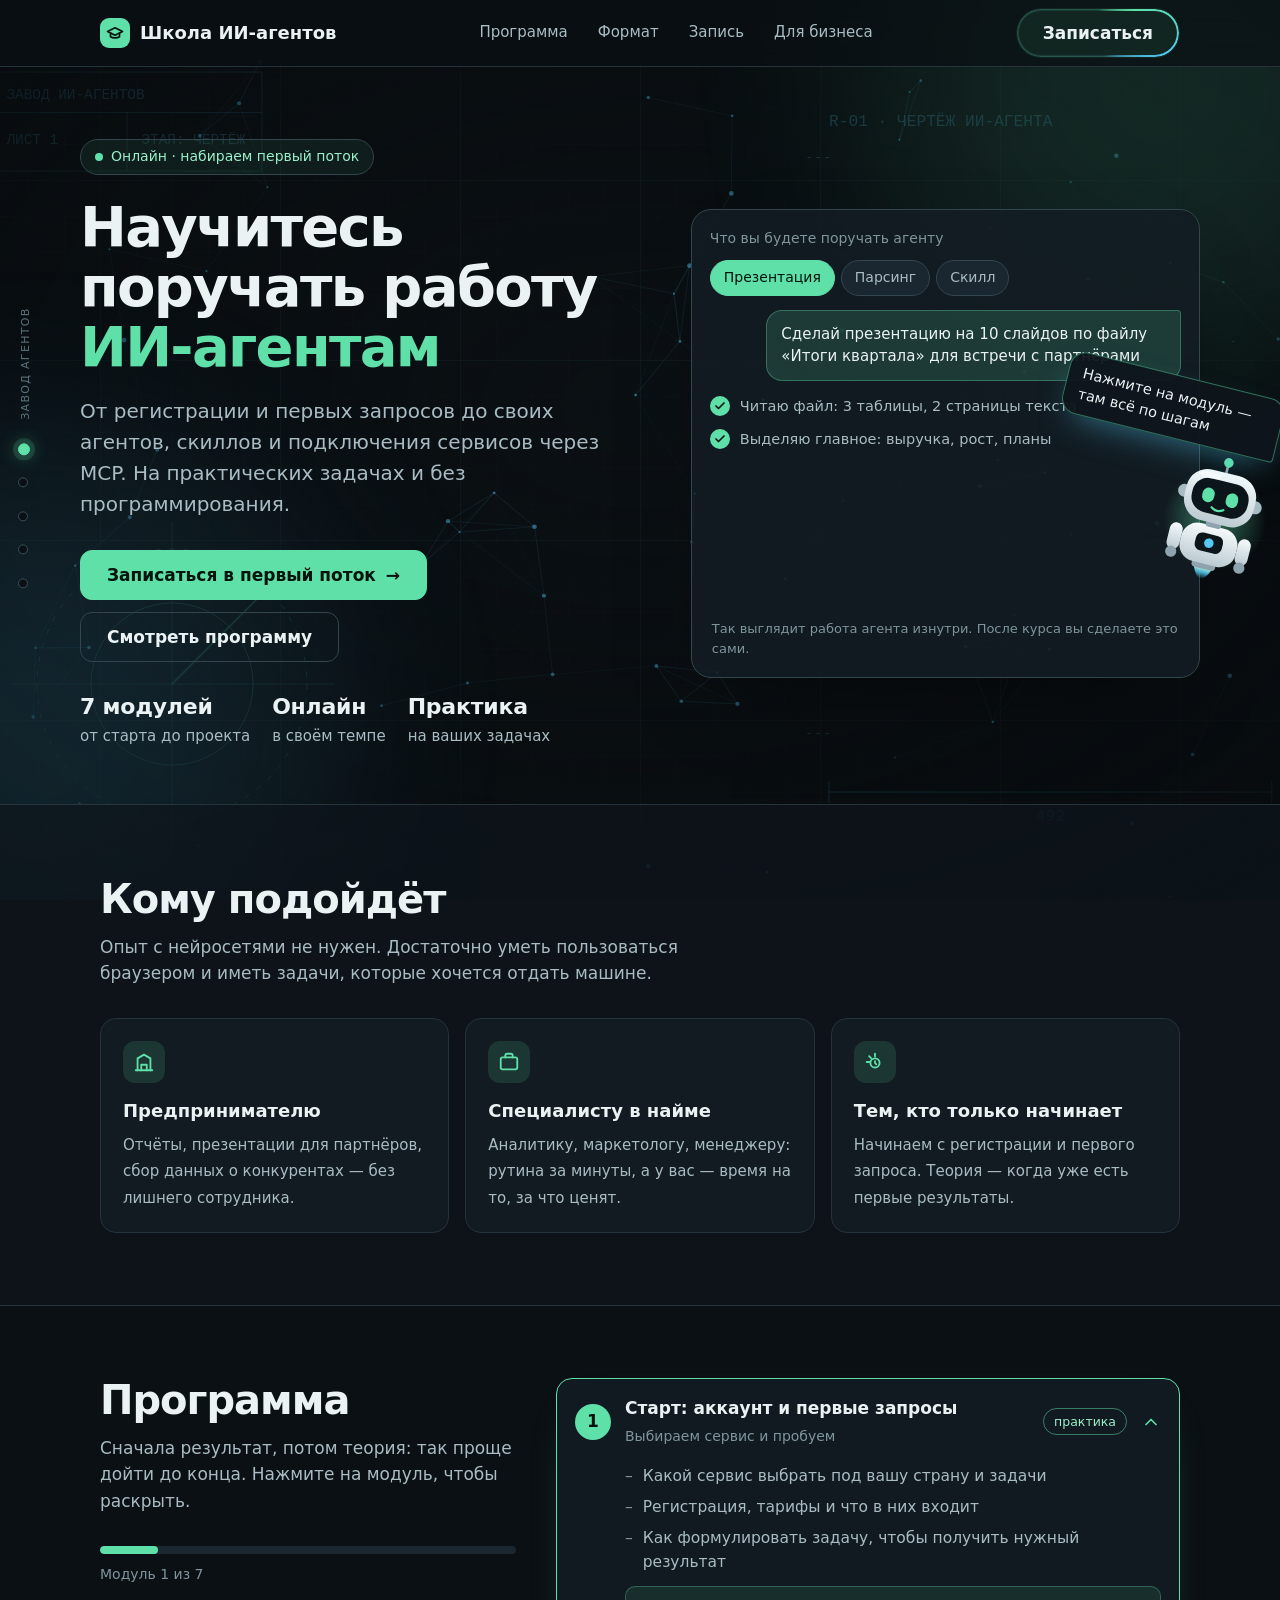
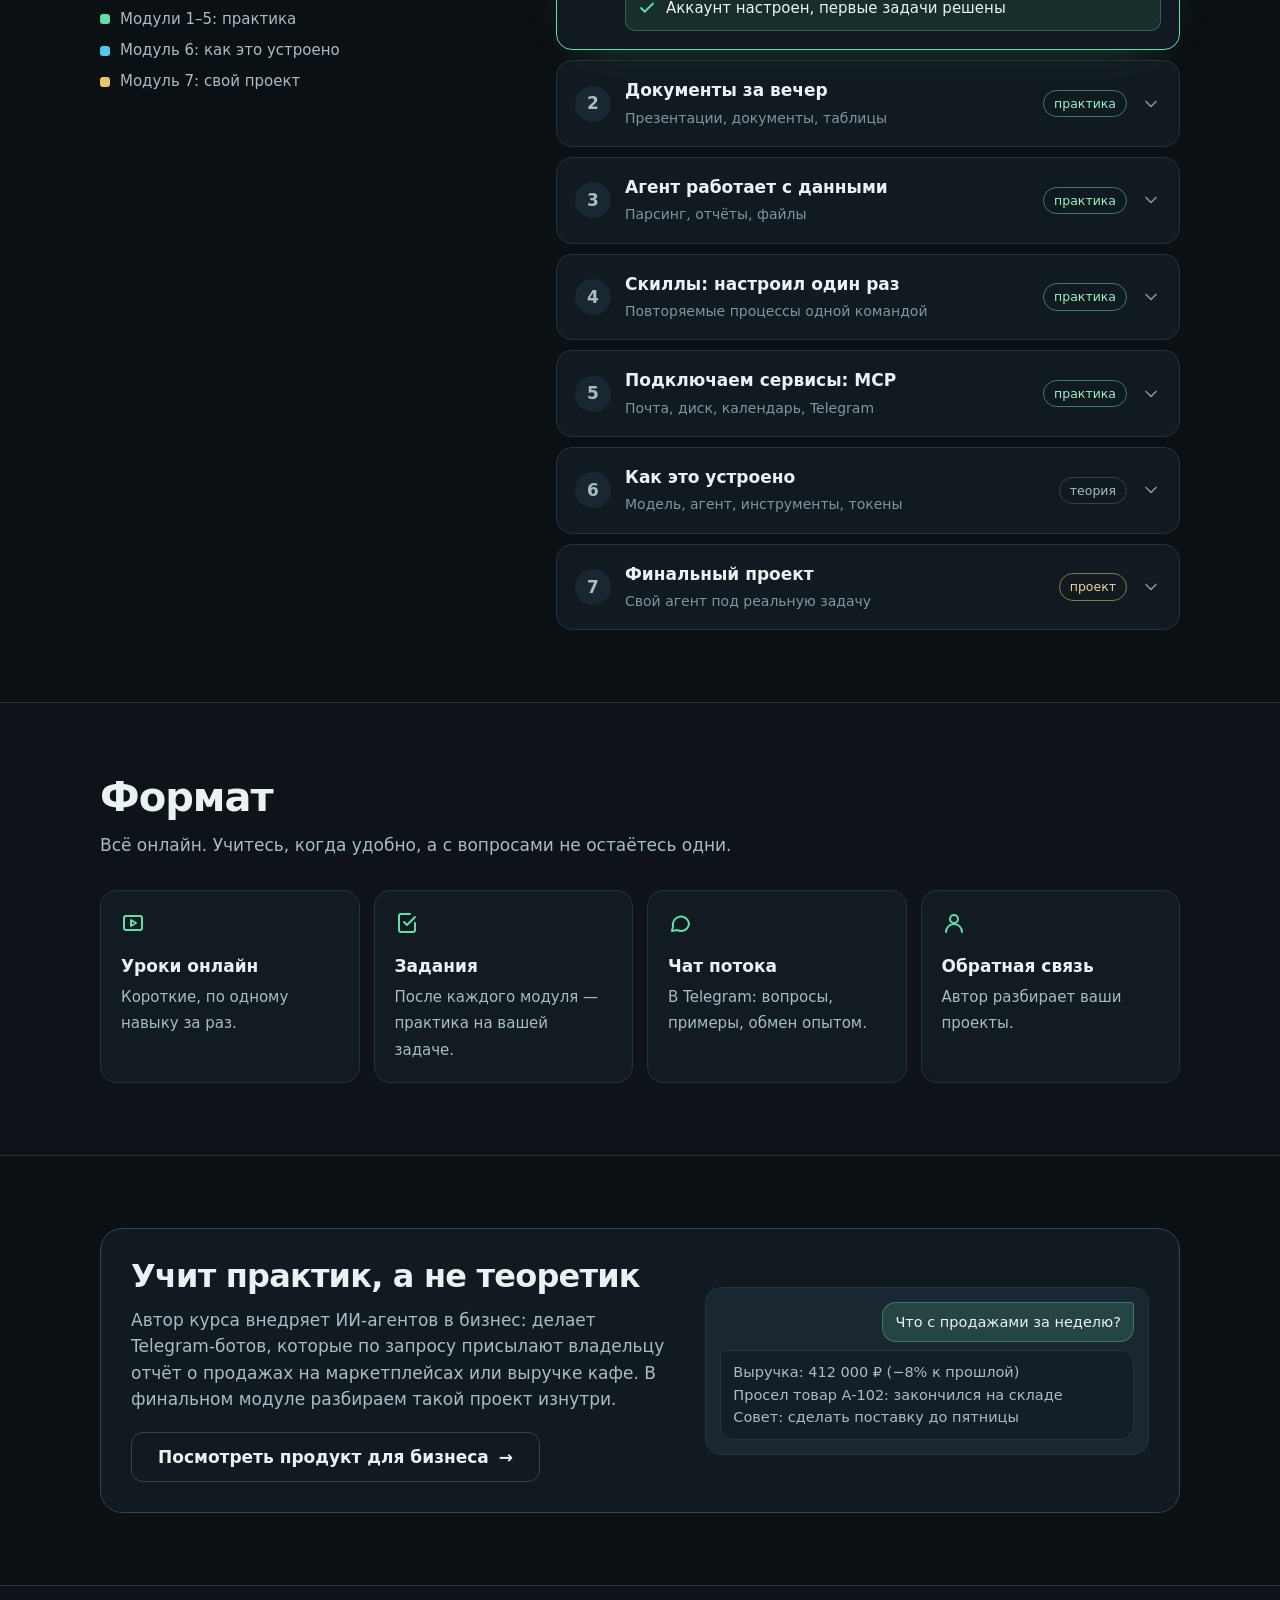
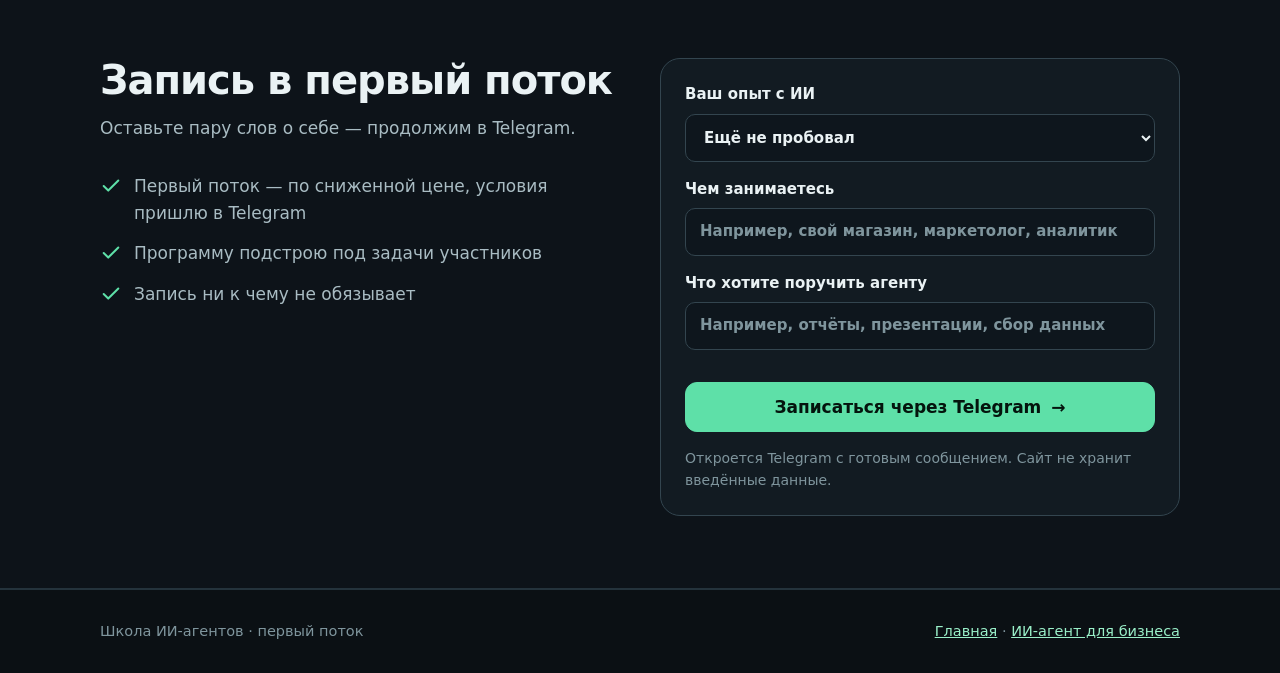
<file: school/index.html>
<!doctype html>
<html lang="ru">
<head>
<meta charset="utf-8">
<meta name="viewport" content="width=device-width, initial-scale=1">
<title>Онлайн-обучение: как работать с ИИ-агентами — от первого запроса до своего агента</title>
<meta name="description" content="Практический онлайн-курс: регистрация и первые запросы, презентации и документы, парсинг и отчёты, скиллы, MCP и подключение сервисов, теория агентов и финальный проект. Запись в первый поток.">
<meta property="og:title" content="Научитесь поручать работу ИИ-агентам">
<meta property="og:description" content="От первого запроса до своего агента. Онлайн, на практических задачах. Запись в первый поток.">
<meta property="og:type" content="website">
<meta name="theme-color" content="#0b1014">
<!-- Сюда вставьте счётчик Яндекс Метрики -->
<style>
  :root{
    --bg:#0b1014; --bg2:rgba(15,22,28,.72); --card:rgba(20,29,36,.84); --card2:#1b2730;
    --line:#24333c; --line2:#33454f;
    --text:#eaf2f4; --muted:#a9bcc3; --dim:#7f959d;
    --accent:#5ee0a8; --accent2:#9af0c9; --accent-ink:#04140d;
    --glow:rgba(94,224,168,.38);
    --radius:16px;
    --ease:cubic-bezier(.22,1,.36,1);
  }
  *{box-sizing:border-box}
  html{scroll-behavior:smooth}
  body{margin:0;font-family:system-ui,-apple-system,"Segoe UI",Roboto,"Helvetica Neue",Arial,sans-serif;color:var(--text);background:var(--bg);line-height:1.55;font-size:17px;overflow-x:hidden}
  a{color:var(--accent2)}
  ::selection{background:var(--accent);color:var(--accent-ink)}
  .wrap{max-width:1120px;margin:0 auto;padding:0 20px;position:relative}

  .bg{position:fixed;inset:0;z-index:-1;pointer-events:none;overflow:hidden}
  .orb{position:absolute;width:560px;height:560px;border-radius:50%;filter:blur(110px);opacity:.13;background:var(--accent);animation:float 20s var(--ease) infinite alternate}
  .orb.o1{top:-200px;right:-160px}
  .orb.o2{top:50%;left:-240px;background:#53c8f0;opacity:.12;animation-duration:26s}
  @keyframes float{to{transform:translate(-110px,70px) scale(1.12)}}

  header{position:sticky;top:0;z-index:20;backdrop-filter:blur(12px);-webkit-backdrop-filter:blur(12px);background:rgba(11,16,20,.72);border-bottom:1px solid var(--line)}
  .bar{display:flex;align-items:center;justify-content:space-between;height:66px;gap:16px}
  .logo{display:flex;align-items:center;gap:10px;font-weight:700;font-size:18px;text-decoration:none;color:var(--text)}
  .logo-mark{width:30px;height:30px;border-radius:9px;background:var(--accent);display:grid;place-items:center;color:var(--accent-ink)}
  .logo-mark svg{width:18px;height:18px}
  nav.links{display:flex;gap:6px}
  nav.links a{color:var(--muted);text-decoration:none;font-size:15px;padding:8px 12px;border-radius:8px;position:relative;transition:color .25s}
  nav.links a::after{content:"";position:absolute;left:12px;right:12px;bottom:4px;height:2px;background:var(--accent);transform:scaleX(0);transform-origin:left;transition:transform .35s var(--ease)}
  nav.links a:hover{color:var(--text)}
  nav.links a:hover::after{transform:scaleX(1)}

  .btn{--b:var(--accent);position:relative;overflow:hidden;display:inline-flex;align-items:center;justify-content:center;gap:10px;min-height:50px;padding:0 26px;border-radius:12px;border:1px solid var(--b);background:var(--b);color:var(--accent-ink);font:inherit;font-weight:650;text-decoration:none;cursor:pointer;
    transition:transform .35s var(--ease),box-shadow .35s var(--ease),background .3s,color .3s,border-color .3s}
  .btn:hover{transform:translateY(-2px);box-shadow:0 12px 30px -10px var(--glow),0 0 0 4px rgba(94,224,168,.14)}
  .btn:active{transform:translateY(0) scale(.98)}
  .btn .arr{display:inline-block;transition:transform .35s var(--ease)}
  .btn:hover .arr{transform:translateX(4px)}
  .btn::before{content:"";position:absolute;top:0;left:-60%;width:40%;height:100%;background:linear-gradient(100deg,transparent,rgba(255,255,255,.4),transparent);transform:skewX(-20deg);transition:left .7s var(--ease)}
  .btn:hover::before{left:130%}
  .bar .btn .short{display:none}
  .btn.ghost{background:transparent;color:var(--text);border-color:var(--line2)}
  .btn.ghost:hover{border-color:var(--accent);color:var(--accent2);box-shadow:0 0 0 4px rgba(94,224,168,.1)}
  .btn.ghost::before{background:linear-gradient(100deg,transparent,rgba(94,224,168,.2),transparent)}
  .ripple{position:absolute;border-radius:50%;transform:scale(0);background:rgba(255,255,255,.45);animation:rip .6s var(--ease) forwards;pointer-events:none}
  .btn.ghost .ripple{background:rgba(94,224,168,.35)}
  @keyframes rip{to{transform:scale(4);opacity:0}}
  .btn:focus-visible,.chip:focus-visible,.mod-head:focus-visible,input:focus-visible,select:focus-visible,nav.links a:focus-visible,.logo:focus-visible{outline:2px solid var(--accent2);outline-offset:3px}

  .hero{padding:72px 0 56px;display:grid;grid-template-columns:1.05fr .95fr;gap:48px;align-items:center}
  .eyebrow{display:inline-flex;align-items:center;gap:8px;font-size:14px;color:var(--accent2);border:1px solid var(--line2);background:rgba(94,224,168,.08);padding:6px 14px;border-radius:999px;margin-bottom:22px}
  .eyebrow .dot{width:8px;height:8px;border-radius:50%;background:var(--accent);box-shadow:0 0 0 0 var(--glow);animation:pulse 2s infinite}
  @keyframes pulse{0%{box-shadow:0 0 0 0 rgba(94,224,168,.55)}70%{box-shadow:0 0 0 10px rgba(94,224,168,0)}100%{box-shadow:0 0 0 0 rgba(94,224,168,0)}}
  h1{font-size:clamp(34px,5vw,56px);line-height:1.07;letter-spacing:-.03em;margin:0 0 20px}
  h1 .hl{color:var(--accent)}
  .lead{font-size:clamp(18px,2vw,20px);color:var(--muted);max-width:580px;margin:0 0 30px}
  .cta-row{display:flex;gap:12px;flex-wrap:wrap}
  .facts{display:flex;gap:22px;flex-wrap:wrap;margin-top:28px;color:var(--muted);font-size:15px}
  .facts b{display:block;color:var(--text);font-size:22px;letter-spacing:-.01em}

  /* Демо: задача агенту */
  .demo{background:var(--card);border:1px solid var(--line2);border-radius:20px;padding:18px;box-shadow:0 40px 80px -40px rgba(0,0,0,.6)}
  .demo-top{display:flex;align-items:center;justify-content:space-between;gap:10px;margin-bottom:14px;flex-wrap:wrap}
  .demo-title{font-size:14px;color:var(--dim)}
  .chips{display:flex;gap:6px;flex-wrap:wrap}
  .chip{min-height:36px;padding:0 13px;border-radius:999px;border:1px solid var(--line2);background:var(--card2);color:var(--muted);font:inherit;font-size:14px;cursor:pointer;transition:background .3s,color .3s,border-color .3s}
  .chip:hover{color:var(--text);border-color:var(--accent)}
  .chip[aria-pressed="true"]{background:var(--accent);color:var(--accent-ink);border-color:var(--accent)}
  .msg-you{margin-left:auto;max-width:88%;background:rgba(94,224,168,.16);border:1px solid rgba(94,224,168,.35);border-radius:16px 4px 16px 16px;padding:12px 14px;font-size:15px;line-height:1.5}
  .agent{margin-top:14px;display:grid;gap:8px;min-height:212px}
  .stepline{display:flex;gap:10px;align-items:flex-start;font-size:14.5px;color:var(--muted);opacity:0;transform:translateY(6px);transition:opacity .45s var(--ease),transform .45s var(--ease)}
  .stepline.show{opacity:1;transform:none}
  .stepline .st{flex:none;width:20px;height:20px;border-radius:50%;border:2px solid var(--line2);display:grid;place-items:center;margin-top:1px;transition:background .3s,border-color .3s}
  .stepline .st svg{width:12px;height:12px;opacity:0;color:var(--accent-ink);transition:opacity .3s}
  .stepline.done .st{background:var(--accent);border-color:var(--accent)}
  .stepline.done .st svg{opacity:1}
  .stepline.run .st{border-color:var(--accent);border-top-color:transparent;animation:spin .8s linear infinite}
  @keyframes spin{to{transform:rotate(360deg)}}
  .result{margin-top:6px;display:flex;gap:12px;align-items:center;background:var(--card2);border:1px solid var(--line);border-radius:14px;padding:12px 14px;opacity:0;transform:scale(.97);transition:opacity .5s var(--ease),transform .5s var(--ease)}
  .result.show{opacity:1;transform:none}
  .result .file{flex:none;width:42px;height:42px;border-radius:10px;background:var(--accent);color:var(--accent-ink);display:grid;place-items:center}
  .result .file svg{width:22px;height:22px}
  .result b{display:block;font-size:15px}
  .result span{font-size:13.5px;color:var(--dim)}
  .demo-note{font-size:13px;color:var(--dim);margin:12px 2px 0}

  section{padding:72px 0}
  section.alt{background:var(--bg2);border-top:1px solid var(--line);border-bottom:1px solid var(--line)}
  h2{font-size:clamp(28px,3.6vw,40px);letter-spacing:-.025em;line-height:1.12;margin:0 0 12px}
  .sub{color:var(--muted);max-width:660px;margin:0 0 32px}

  .who{display:grid;grid-template-columns:repeat(3,1fr);gap:16px}
  .who .card{background:var(--card);border:1px solid var(--line);border-radius:var(--radius);padding:22px;position:relative;overflow:hidden;transition:transform .4s var(--ease),border-color .3s,box-shadow .4s var(--ease)}
  .who .card::before{content:"";position:absolute;inset:0;background:radial-gradient(260px circle at var(--mx,50%) var(--my,50%),rgba(94,224,168,.14),transparent 60%);opacity:0;transition:opacity .3s;pointer-events:none}
  .who .card:hover{transform:translateY(-6px);border-color:var(--accent);box-shadow:0 18px 40px -22px var(--glow)}
  .who .card:hover::before{opacity:1}
  .who .ic{width:42px;height:42px;border-radius:12px;background:rgba(94,224,168,.14);color:var(--accent);display:grid;place-items:center;margin-bottom:14px}
  .who .ic svg{width:22px;height:22px}
  .who strong{display:block;font-size:18px;margin-bottom:6px}
  .who span{color:var(--muted);font-size:15px}

  /* Программа */
  .prog-wrap{display:grid;grid-template-columns:.8fr 1.2fr;gap:40px;align-items:start}
  .track{position:sticky;top:96px}
  .track-bar{height:8px;border-radius:99px;background:var(--card2);overflow:hidden;margin:16px 0 10px}
  .track-fill{height:100%;width:14%;background:var(--accent);border-radius:99px;transition:width .6s var(--ease)}
  .track-txt{font-size:14px;color:var(--dim)}
  .phases{display:grid;gap:8px;margin-top:22px}
  .phase{display:flex;gap:10px;align-items:center;font-size:15px;color:var(--muted)}
  .phase i{width:10px;height:10px;border-radius:3px;flex:none}
  .ph-p i{background:var(--accent)}
  .ph-t i{background:#53c8f0}
  .ph-f i{background:#e9c46a}
  .mods{list-style:none;margin:0;padding:0;display:grid;gap:10px}
  .mod{background:var(--card);border:1px solid var(--line);border-radius:var(--radius);transition:border-color .3s,box-shadow .4s var(--ease)}
  .mod.open{border-color:var(--accent);box-shadow:0 18px 44px -28px var(--glow)}
  .mod-head{width:100%;display:flex;gap:14px;align-items:center;text-align:left;background:none;border:0;color:inherit;font:inherit;padding:16px 18px;cursor:pointer;border-radius:var(--radius)}
  .mod-n{flex:none;width:36px;height:36px;border-radius:50%;display:grid;place-items:center;font-weight:700;background:var(--card2);color:var(--muted);transition:background .3s,color .3s}
  .mod.open .mod-n{background:var(--accent);color:var(--accent-ink)}
  .mod-t{flex:1;min-width:0}
  .mod-t b{display:block;font-size:17px}
  .mod-t span{font-size:14px;color:var(--dim)}
  .tag{flex:none;font-size:12.5px;padding:3px 10px;border-radius:99px;border:1px solid var(--line2);color:var(--muted)}
  .tag.p{border-color:rgba(94,224,168,.5);color:var(--accent2)}
  .tag.f{border-color:rgba(233,196,106,.55);color:#f0d68f}
  .chev{flex:none;width:20px;height:20px;color:var(--dim);transition:transform .4s var(--ease)}
  .mod.open .chev{transform:rotate(180deg);color:var(--accent)}
  .mod-body{display:grid;grid-template-rows:0fr;transition:grid-template-rows .45s var(--ease)}
  .mod.open .mod-body{grid-template-rows:1fr}
  .mod-body > div{overflow:hidden}
  .mod-inner{padding:0 18px 18px 68px}
  .mod-inner ul{margin:0 0 12px;padding:0;list-style:none;display:grid;gap:7px;color:var(--muted);font-size:15.5px}
  .mod-inner li{display:flex;gap:10px}
  .mod-inner li::before{content:"–";color:var(--dim)}
  .outcome{display:flex;gap:10px;align-items:flex-start;background:rgba(94,224,168,.1);border:1px solid rgba(94,224,168,.3);border-radius:10px;padding:10px 12px;font-size:15px}
  .outcome svg{flex:none;width:18px;height:18px;color:var(--accent);margin-top:2px}

  /* Формат */
  .fmt{display:grid;grid-template-columns:repeat(4,1fr);gap:14px;list-style:none;margin:0;padding:0}
  .fmt li{background:var(--card);border:1px solid var(--line);border-radius:var(--radius);padding:20px}
  .fmt svg{width:24px;height:24px;color:var(--accent);margin-bottom:10px}
  .fmt b{display:block;margin-bottom:4px}
  .fmt span{color:var(--muted);font-size:15px}

  /* Автор-практик */
  .proof{display:grid;grid-template-columns:1.1fr .9fr;gap:32px;align-items:center;background:var(--card);border:1px solid var(--line2);border-radius:22px;padding:30px}
  .proof h2{font-size:clamp(24px,3vw,32px)}
  .proof p{color:var(--muted);margin:0 0 20px}
  .mini-chat{background:var(--card2);border:1px solid var(--line);border-radius:16px;padding:14px;display:grid;gap:8px;font-size:14.5px}
  .mini-chat .q{justify-self:end;background:rgba(94,224,168,.16);border:1px solid rgba(94,224,168,.35);border-radius:14px 4px 14px 14px;padding:8px 12px}
  .mini-chat .a{background:var(--card);border:1px solid var(--line);border-radius:4px 14px 14px 14px;padding:10px 12px;white-space:pre-line;color:var(--muted)}

  /* Запись */
  .form-wrap{display:grid;grid-template-columns:1fr 1fr;gap:40px;align-items:start}
  form{display:grid;gap:16px;background:var(--card);border:1px solid var(--line2);border-radius:20px;padding:24px}
  label{font-weight:600;font-size:15px;display:grid;gap:7px}
  input,select{font:inherit;min-height:48px;padding:0 14px;border:1px solid var(--line2);border-radius:10px;background:var(--bg2);color:var(--text);transition:border-color .25s,box-shadow .25s}
  input::placeholder{color:var(--dim)}
  input:hover,select:hover{border-color:#4a6470}
  input:focus,select:focus{border-color:var(--accent);box-shadow:0 0 0 4px rgba(94,224,168,.18);outline:none}
  .err{font-size:13px;color:#f2a29a;margin:-8px 0 0;min-height:0}
  .hint{font-size:14px;color:var(--dim);margin:0}
  .perks{list-style:none;padding:0;margin:0;display:grid;gap:14px}
  .perks li{display:flex;gap:12px;align-items:flex-start;color:var(--muted)}
  .perks svg{flex:none;width:22px;height:22px;color:var(--accent);margin-top:2px}

  footer{border-top:1px solid var(--line);padding:30px 0;color:var(--dim);font-size:14.5px}
  footer .wrap{display:flex;justify-content:space-between;gap:16px;flex-wrap:wrap}

  .reveal{opacity:0;transform:translateY(24px);transition:opacity .8s var(--ease),transform .8s var(--ease)}
  .reveal.in{opacity:1;transform:none}

  @media (max-width:880px){
    .hero,.form-wrap,.prog-wrap,.proof{grid-template-columns:1fr}
    .who{grid-template-columns:1fr}
    .fmt{grid-template-columns:1fr 1fr}
    nav.links{display:none}
    .hero{padding:48px 0 40px;text-align:center;gap:36px}
    .lead,.sub{margin-left:auto;margin-right:auto}
    .cta-row,.facts{justify-content:center}
    section h2,section .sub{text-align:center}
    .track{position:static;text-align:center}
    .phases{width:fit-content;margin:22px auto 0}
    .who .card{text-align:center}
    .who .ic{margin-left:auto;margin-right:auto}
    .form-wrap > div{text-align:center}
    .perks{width:fit-content;max-width:100%;margin:0 auto;text-align:left}
    .proof{text-align:center;padding:24px}
    .proof h2{text-align:center}
    footer .wrap{justify-content:center;text-align:center}
  }
  @media (max-width:520px){
    body{font-size:16px}
    .wrap{padding:0 16px}
    section{padding:52px 0}
    .bar{height:58px}
    .logo{font-size:15px;white-space:nowrap}
    .logo-mark{width:26px;height:26px}
    .bar .btn{min-height:40px;padding:0 12px;font-size:13.5px;white-space:nowrap;flex:none}
    .bar .btn .long{display:none}
    .bar .btn .short{display:inline}
    h1{font-size:32px}
    .cta-row .btn{flex:1 1 100%}
    .hero{padding:32px 16px 36px;gap:28px}
    .lead{font-size:16.5px;margin-bottom:22px}
    .facts{display:grid;grid-template-columns:repeat(3,1fr);gap:8px;margin-top:20px;font-size:12.5px;line-height:1.3}
    .facts > div{background:var(--card);border:1px solid var(--line);border-radius:12px;padding:10px 6px}
    .facts b{font-size:15px;margin-bottom:2px}
    .fmt{grid-template-columns:1fr}
    .mod-inner{padding:0 16px 16px 16px}
    .tag{display:none}
    form{padding:18px}
    .demo{padding:14px;text-align:left}
  }
  @media (prefers-reduced-motion:reduce){
    *,*::before,*::after{animation:none!important;transition:none!important}
    .reveal{opacity:1;transform:none}
    html{scroll-behavior:auto}
  }
</style>
<link rel="stylesheet" href="../assets/fx.css">
</head>
<body>
<div class="bg" aria-hidden="true"><div class="orb o1"></div><div class="orb o2"></div></div>

<header>
  <div class="wrap bar">
    <a class="logo" href="../" title="На главную"><span class="logo-mark" aria-hidden="true"><svg viewBox="0 0 24 24" fill="none" stroke="currentColor" stroke-width="2.2" stroke-linecap="round" stroke-linejoin="round"><path d="M22 10 12 5 2 10l10 5 10-5z"/><path d="M6 12v5c3 2 9 2 12 0v-5"/></svg></span>Школа ИИ-агентов</a>
    <nav class="links" aria-label="Разделы">
      <a href="#program">Программа</a>
      <a href="#format">Формат</a>
      <a href="#signup">Запись</a>
      <a href="../business/">Для бизнеса</a>
    </nav>
    <a class="btn ghost cta-glow" href="#signup"><span class="long">Записаться</span><span class="short">Запись</span></a>
  </div>
</header>

<main id="top">
  <div class="wrap hero">
    <div class="reveal">
      <span class="eyebrow"><span class="dot" aria-hidden="true"></span>Онлайн · набираем первый поток</span>
      <h1>Научитесь поручать работу <span class="hl">ИИ-агентам</span></h1>
      <p class="lead">От регистрации и первых запросов до своих агентов, скиллов и подключения сервисов через MCP. На практических задачах и без программирования.</p>
      <div class="cta-row">
        <a class="btn" href="#signup">Записаться в первый поток <span class="arr" aria-hidden="true">→</span></a>
        <a class="btn ghost" href="#program">Смотреть программу</a>
      </div>
      <div class="facts">
        <div><b>7 модулей</b>от старта до проекта</div>
        <div><b>Онлайн</b>в своём темпе</div>
        <div><b>Практика</b>на ваших задачах</div>
      </div>
    </div>

    <div class="reveal">
      <div class="demo" aria-label="Пример: как агент выполняет задачу">
        <div class="demo-top">
          <span class="demo-title">Что вы будете поручать агенту</span>
          <div class="chips" role="group" aria-label="Пример задачи">
            <button class="chip" type="button" data-task="0" aria-pressed="true">Презентация</button>
            <button class="chip" type="button" data-task="1" aria-pressed="false">Парсинг</button>
            <button class="chip" type="button" data-task="2" aria-pressed="false">Скилл</button>
          </div>
        </div>
        <div class="msg-you" id="demo-q"></div>
        <div class="agent" id="demo-steps" aria-live="polite"></div>
        <p class="demo-note">Так выглядит работа агента изнутри. После курса вы сделаете это сами.</p>
      </div>
    </div>
  </div>

  <section class="alt">
    <div class="wrap">
      <h2 class="reveal">Кому подойдёт</h2>
      <p class="sub reveal">Опыт с нейросетями не нужен. Достаточно уметь пользоваться браузером и иметь задачи, которые хочется отдать машине.</p>
      <div class="who">
        <div class="card reveal">
          <div class="ic" aria-hidden="true"><svg viewBox="0 0 24 24" fill="none" stroke="currentColor" stroke-width="2" stroke-linecap="round" stroke-linejoin="round"><path d="M3 21h18"/><path d="M5 21V8l7-4 7 4v13"/><path d="M9 21v-6h6v6"/></svg></div>
          <strong>Предпринимателю</strong>
          <span>Отчёты, презентации для партнёров, сбор данных о конкурентах — без лишнего сотрудника.</span>
        </div>
        <div class="card reveal">
          <div class="ic" aria-hidden="true"><svg viewBox="0 0 24 24" fill="none" stroke="currentColor" stroke-width="2" stroke-linecap="round" stroke-linejoin="round"><rect x="3" y="7" width="18" height="13" rx="2"/><path d="M8 7V5a2 2 0 0 1 2-2h4a2 2 0 0 1 2 2v2"/></svg></div>
          <strong>Специалисту в найме</strong>
          <span>Аналитику, маркетологу, менеджеру: рутина за минуты, а у вас — время на то, за что ценят.</span>
        </div>
        <div class="card reveal">
          <div class="ic" aria-hidden="true"><svg viewBox="0 0 24 24" fill="none" stroke="currentColor" stroke-width="2" stroke-linecap="round" stroke-linejoin="round"><path d="M12 3v3"/><path d="M5.6 5.6l2.1 2.1"/><path d="M3 12h3"/><circle cx="12" cy="13" r="5"/><path d="M12 11v2l1.5 1.5"/></svg></div>
          <strong>Тем, кто только начинает</strong>
          <span>Начинаем с регистрации и первого запроса. Теория — когда уже есть первые результаты.</span>
        </div>
      </div>
    </div>
  </section>

  <section id="program">
    <div class="wrap prog-wrap">
      <div class="track reveal">
        <h2>Программа</h2>
        <p class="sub">Сначала результат, потом теория: так проще дойти до конца. Нажмите на модуль, чтобы раскрыть.</p>
        <div class="track-bar" aria-hidden="true"><div class="track-fill" id="track-fill"></div></div>
        <div class="track-txt" id="track-txt">Модуль 1 из 7</div>
        <div class="phases">
          <div class="phase ph-p"><i aria-hidden="true"></i>Модули 1–5: практика</div>
          <div class="phase ph-t"><i aria-hidden="true"></i>Модуль 6: как это устроено</div>
          <div class="phase ph-f"><i aria-hidden="true"></i>Модуль 7: свой проект</div>
        </div>
      </div>

      <ol class="mods" id="mods">
        <li class="mod open">
          <button class="mod-head" type="button" aria-expanded="true" aria-controls="m1" id="h1b">
            <span class="mod-n">1</span>
            <span class="mod-t"><b>Старт: аккаунт и первые запросы</b><span>Выбираем сервис и пробуем</span></span>
            <span class="tag p">практика</span>
            <svg class="chev" viewBox="0 0 24 24" fill="none" stroke="currentColor" stroke-width="2" stroke-linecap="round" stroke-linejoin="round" aria-hidden="true"><path d="m6 9 6 6 6-6"/></svg>
          </button>
          <div class="mod-body" id="m1" role="region" aria-labelledby="h1b"><div><div class="mod-inner">
            <ul>
              <li>Какой сервис выбрать под вашу страну и задачи</li>
              <li>Регистрация, тарифы и что в них входит</li>
              <li>Как формулировать задачу, чтобы получить нужный результат</li>
            </ul>
            <div class="outcome"><svg viewBox="0 0 24 24" fill="none" stroke="currentColor" stroke-width="2.4" stroke-linecap="round" stroke-linejoin="round" aria-hidden="true"><path d="M20 6 9 17l-5-5"/></svg>Аккаунт настроен, первые задачи решены</div>
          </div></div></div>
        </li>
        <li class="mod">
          <button class="mod-head" type="button" aria-expanded="false" aria-controls="m2" id="h2b">
            <span class="mod-n">2</span>
            <span class="mod-t"><b>Документы за вечер</b><span>Презентации, документы, таблицы</span></span>
            <span class="tag p">практика</span>
            <svg class="chev" viewBox="0 0 24 24" fill="none" stroke="currentColor" stroke-width="2" stroke-linecap="round" stroke-linejoin="round" aria-hidden="true"><path d="m6 9 6 6 6-6"/></svg>
          </button>
          <div class="mod-body" id="m2" role="region" aria-labelledby="h2b"><div><div class="mod-inner">
            <ul>
              <li>Презентация по вашим материалам: от черновика до готового файла</li>
              <li>Документы и таблицы с расчётами</li>
              <li>Как вносить правки и выгружать в нужный формат</li>
            </ul>
            <div class="outcome"><svg viewBox="0 0 24 24" fill="none" stroke="currentColor" stroke-width="2.4" stroke-linecap="round" stroke-linejoin="round" aria-hidden="true"><path d="M20 6 9 17l-5-5"/></svg>Готовая презентация по вашей теме</div>
          </div></div></div>
        </li>
        <li class="mod">
          <button class="mod-head" type="button" aria-expanded="false" aria-controls="m3" id="h3b">
            <span class="mod-n">3</span>
            <span class="mod-t"><b>Агент работает с данными</b><span>Парсинг, отчёты, файлы</span></span>
            <span class="tag p">практика</span>
            <svg class="chev" viewBox="0 0 24 24" fill="none" stroke="currentColor" stroke-width="2" stroke-linecap="round" stroke-linejoin="round" aria-hidden="true"><path d="m6 9 6 6 6-6"/></svg>
          </button>
          <div class="mod-body" id="m3" role="region" aria-labelledby="h3b"><div><div class="mod-inner">
            <ul>
              <li>Сбор информации с сайтов: цены, конкуренты, отзывы</li>
              <li>Обработка таблиц и сводные отчёты</li>
              <li>Как проверять, что агент ничего не выдумал</li>
            </ul>
            <div class="outcome"><svg viewBox="0 0 24 24" fill="none" stroke="currentColor" stroke-width="2.4" stroke-linecap="round" stroke-linejoin="round" aria-hidden="true"><path d="M20 6 9 17l-5-5"/></svg>Свой отчёт, собранный из открытых данных</div>
          </div></div></div>
        </li>
        <li class="mod">
          <button class="mod-head" type="button" aria-expanded="false" aria-controls="m4" id="h4b">
            <span class="mod-n">4</span>
            <span class="mod-t"><b>Скиллы: настроил один раз</b><span>Повторяемые процессы одной командой</span></span>
            <span class="tag p">практика</span>
            <svg class="chev" viewBox="0 0 24 24" fill="none" stroke="currentColor" stroke-width="2" stroke-linecap="round" stroke-linejoin="round" aria-hidden="true"><path d="m6 9 6 6 6-6"/></svg>
          </button>
          <div class="mod-body" id="m4" role="region" aria-labelledby="h4b"><div><div class="mod-inner">
            <ul>
              <li>Что такое скилл и чем он лучше длинного запроса</li>
              <li>Упаковываем вашу инструкцию так, чтобы агент делал задачу одинаково хорошо</li>
              <li>Библиотека скиллов под ваши повторяющиеся задачи</li>
            </ul>
            <div class="outcome"><svg viewBox="0 0 24 24" fill="none" stroke="currentColor" stroke-width="2.4" stroke-linecap="round" stroke-linejoin="round" aria-hidden="true"><path d="M20 6 9 17l-5-5"/></svg>2–3 скилла под ваши задачи</div>
          </div></div></div>
        </li>
        <li class="mod">
          <button class="mod-head" type="button" aria-expanded="false" aria-controls="m5" id="h5b">
            <span class="mod-n">5</span>
            <span class="mod-t"><b>Подключаем сервисы: MCP</b><span>Почта, диск, календарь, Telegram</span></span>
            <span class="tag p">практика</span>
            <svg class="chev" viewBox="0 0 24 24" fill="none" stroke="currentColor" stroke-width="2" stroke-linecap="round" stroke-linejoin="round" aria-hidden="true"><path d="m6 9 6 6 6-6"/></svg>
          </button>
          <div class="mod-body" id="m5" role="region" aria-labelledby="h5b"><div><div class="mod-inner">
            <ul>
              <li>Что такое MCP и коннекторы простыми словами</li>
              <li>Агент читает почту и документы, ставит встречи, пишет в мессенджер</li>
              <li>Как давать доступы безопасно и забирать их одной кнопкой</li>
            </ul>
            <div class="outcome"><svg viewBox="0 0 24 24" fill="none" stroke="currentColor" stroke-width="2.4" stroke-linecap="round" stroke-linejoin="round" aria-hidden="true"><path d="M20 6 9 17l-5-5"/></svg>Агент работает с вашими сервисами</div>
          </div></div></div>
        </li>
        <li class="mod">
          <button class="mod-head" type="button" aria-expanded="false" aria-controls="m6" id="h6b">
            <span class="mod-n">6</span>
            <span class="mod-t"><b>Как это устроено</b><span>Модель, агент, инструменты, токены</span></span>
            <span class="tag">теория</span>
            <svg class="chev" viewBox="0 0 24 24" fill="none" stroke="currentColor" stroke-width="2" stroke-linecap="round" stroke-linejoin="round" aria-hidden="true"><path d="m6 9 6 6 6-6"/></svg>
          </button>
          <div class="mod-body" id="m6" role="region" aria-labelledby="h6b"><div><div class="mod-inner">
            <ul>
              <li>Чем модель отличается от агента и что такое инструменты</li>
              <li>Контекст и токены: почему агент «забывает» и сколько это стоит</li>
              <li>Почему ИИ ошибается и как строить работу так, чтобы ошибки ловились</li>
            </ul>
            <div class="outcome"><svg viewBox="0 0 24 24" fill="none" stroke="currentColor" stroke-width="2.4" stroke-linecap="round" stroke-linejoin="round" aria-hidden="true"><path d="M20 6 9 17l-5-5"/></svg>Понимаете, что происходит «под капотом»</div>
          </div></div></div>
        </li>
        <li class="mod">
          <button class="mod-head" type="button" aria-expanded="false" aria-controls="m7" id="h7b">
            <span class="mod-n">7</span>
            <span class="mod-t"><b>Финальный проект</b><span>Свой агент под реальную задачу</span></span>
            <span class="tag f">проект</span>
            <svg class="chev" viewBox="0 0 24 24" fill="none" stroke="currentColor" stroke-width="2" stroke-linecap="round" stroke-linejoin="round" aria-hidden="true"><path d="m6 9 6 6 6-6"/></svg>
          </button>
          <div class="mod-body" id="m7" role="region" aria-labelledby="h7b"><div><div class="mod-inner">
            <ul>
              <li>Выбираем задачу из вашей работы или бизнеса</li>
              <li>Собираем агента или Telegram-бота, который её решает</li>
              <li>Разбор реального проекта: бот с отчётами для бизнеса</li>
            </ul>
            <div class="outcome"><svg viewBox="0 0 24 24" fill="none" stroke="currentColor" stroke-width="2.4" stroke-linecap="round" stroke-linejoin="round" aria-hidden="true"><path d="M20 6 9 17l-5-5"/></svg>Работающий проект, который можно показать</div>
          </div></div></div>
        </li>
      </ol>
    </div>
  </section>

  <section id="format" class="alt">
    <div class="wrap">
      <h2 class="reveal">Формат</h2>
      <p class="sub reveal">Всё онлайн. Учитесь, когда удобно, а с вопросами не остаётесь одни.</p>
      <ul class="fmt">
        <li class="reveal"><svg viewBox="0 0 24 24" fill="none" stroke="currentColor" stroke-width="2" stroke-linecap="round" stroke-linejoin="round" aria-hidden="true"><rect x="3" y="5" width="18" height="14" rx="2"/><path d="m10 9 5 3-5 3V9z"/></svg><b>Уроки онлайн</b><span>Короткие, по одному навыку за раз.</span></li>
        <li class="reveal"><svg viewBox="0 0 24 24" fill="none" stroke="currentColor" stroke-width="2" stroke-linecap="round" stroke-linejoin="round" aria-hidden="true"><path d="M9 11l3 3 8-8"/><path d="M20 12v7a2 2 0 0 1-2 2H6a2 2 0 0 1-2-2V5a2 2 0 0 1 2-2h9"/></svg><b>Задания</b><span>После каждого модуля — практика на вашей задаче.</span></li>
        <li class="reveal"><svg viewBox="0 0 24 24" fill="none" stroke="currentColor" stroke-width="2" stroke-linecap="round" stroke-linejoin="round" aria-hidden="true"><path d="M21 12a8 8 0 0 1-11.6 7.1L4 20l1-4.6A8 8 0 1 1 21 12z"/></svg><b>Чат потока</b><span>В Telegram: вопросы, примеры, обмен опытом.</span></li>
        <li class="reveal"><svg viewBox="0 0 24 24" fill="none" stroke="currentColor" stroke-width="2" stroke-linecap="round" stroke-linejoin="round" aria-hidden="true"><circle cx="12" cy="8" r="4"/><path d="M4 21a8 8 0 0 1 16 0"/></svg><b>Обратная связь</b><span>Автор разбирает ваши проекты.</span></li>
      </ul>
    </div>
  </section>

  <section>
    <div class="wrap">
      <div class="proof reveal">
        <div>
          <h2>Учит практик, а не теоретик</h2>
          <p>Автор курса внедряет ИИ-агентов в бизнес: делает Telegram-ботов, которые по запросу присылают владельцу отчёт о продажах на маркетплейсах или выручке кафе. В финальном модуле разбираем такой проект изнутри.</p>
          <a class="btn ghost" href="../business/">Посмотреть продукт для бизнеса <span class="arr" aria-hidden="true">→</span></a>
        </div>
        <div class="mini-chat" aria-label="Пример диалога с ботом для бизнеса">
          <div class="q">Что с продажами за неделю?</div>
          <div class="a">Выручка: 412 000 ₽ (−8% к прошлой)
Просел товар A-102: закончился на складе
Совет: сделать поставку до пятницы</div>
        </div>
      </div>
    </div>
  </section>

  <section id="signup" class="alt">
    <div class="wrap form-wrap">
      <div class="reveal">
        <h2>Запись в первый поток</h2>
        <p class="sub">Оставьте пару слов о себе — продолжим в Telegram.</p>
        <ul class="perks">
          <li><svg viewBox="0 0 24 24" fill="none" stroke="currentColor" stroke-width="2.2" stroke-linecap="round" stroke-linejoin="round" aria-hidden="true"><path d="M20 6 9 17l-5-5"/></svg>Первый поток — по сниженной цене, условия пришлю в Telegram</li>
          <li><svg viewBox="0 0 24 24" fill="none" stroke="currentColor" stroke-width="2.2" stroke-linecap="round" stroke-linejoin="round" aria-hidden="true"><path d="M20 6 9 17l-5-5"/></svg>Программу подстрою под задачи участников</li>
          <li><svg viewBox="0 0 24 24" fill="none" stroke="currentColor" stroke-width="2.2" stroke-linecap="round" stroke-linejoin="round" aria-hidden="true"><path d="M20 6 9 17l-5-5"/></svg>Запись ни к чему не обязывает</li>
        </ul>
      </div>
      <form id="signup-form" class="reveal" novalidate>
        <label for="exp">Ваш опыт с ИИ
          <select id="exp" name="exp">
            <option value="Ещё не пробовал">Ещё не пробовал</option>
            <option value="Пользуюсь чатом с нейросетью">Пользуюсь чатом с нейросетью</option>
            <option value="Уже пробовал агентов">Уже пробовал агентов</option>
          </select>
        </label>
        <label for="role">Чем занимаетесь
          <input id="role" name="role" type="text" placeholder="Например, свой магазин, маркетолог, аналитик" autocomplete="off">
        </label>
        <label for="goal">Что хотите поручить агенту
          <input id="goal" name="goal" type="text" placeholder="Например, отчёты, презентации, сбор данных" autocomplete="off" aria-describedby="goal-err">
        </label>
        <p class="err" id="goal-err" role="alert"></p>
        <button class="btn" type="submit">Записаться через Telegram <span class="arr" aria-hidden="true">→</span></button>
        <p class="hint">Откроется Telegram с готовым сообщением. Сайт не хранит введённые данные.</p>
      </form>
    </div>
  </section>
</main>

<footer>
  <div class="wrap">
    <span>Школа ИИ-агентов · первый поток</span>
    <span><a href="../">Главная</a> · <a href="../business/">ИИ-агент для бизнеса</a></span>
  </div>
</footer>

<script>
(function(){
  var TG_USERNAME = "ngafitulin";
  var reduce = window.matchMedia('(prefers-reduced-motion: reduce)').matches;

  document.querySelectorAll('.btn').forEach(function(b){
    b.addEventListener('pointerdown', function(e){
      if(reduce) return;
      var r = b.getBoundingClientRect(), s = Math.max(r.width, r.height);
      var sp = document.createElement('span');
      sp.className = 'ripple';
      sp.style.width = sp.style.height = s + 'px';
      sp.style.left = (e.clientX - r.left - s/2) + 'px';
      sp.style.top = (e.clientY - r.top - s/2) + 'px';
      b.appendChild(sp);
      setTimeout(function(){ sp.remove(); }, 650);
    });
  });

  document.querySelectorAll('.who .card').forEach(function(c){
    c.addEventListener('pointermove', function(e){
      var r = c.getBoundingClientRect();
      c.style.setProperty('--mx', (e.clientX - r.left) + 'px');
      c.style.setProperty('--my', (e.clientY - r.top) + 'px');
    });
  });

  var io = 'IntersectionObserver' in window ? new IntersectionObserver(function(es){
    es.forEach(function(en){ if(en.isIntersecting){ en.target.classList.add('in'); io.unobserve(en.target); } });
  }, {threshold:.12}) : null;
  document.querySelectorAll('.reveal').forEach(function(el){
    var p = el.parentElement;
    if(p.classList.contains('who') || p.classList.contains('fmt')){
      var sibs = [].slice.call(p.children);
      el.style.transitionDelay = sibs.indexOf(el) * 110 + 'ms';
    }
    if(io) io.observe(el); else el.classList.add('in');
  });

  /* Демо: агент выполняет задачу по шагам */
  var check = '<svg viewBox="0 0 24 24" fill="none" stroke="currentColor" stroke-width="3.4" stroke-linecap="round" stroke-linejoin="round"><path d="M20 6 9 17l-5-5"/></svg>';
  var fileIc = {
    deck: '<svg viewBox="0 0 24 24" fill="none" stroke="currentColor" stroke-width="2" stroke-linecap="round" stroke-linejoin="round"><rect x="3" y="4" width="18" height="12" rx="2"/><path d="M12 16v4"/><path d="M8 20h8"/></svg>',
    table: '<svg viewBox="0 0 24 24" fill="none" stroke="currentColor" stroke-width="2" stroke-linecap="round" stroke-linejoin="round"><rect x="3" y="4" width="18" height="16" rx="2"/><path d="M3 10h18"/><path d="M9 4v16"/></svg>',
    skill: '<svg viewBox="0 0 24 24" fill="none" stroke="currentColor" stroke-width="2" stroke-linecap="round" stroke-linejoin="round"><path d="M13 2 3 14h9l-1 8 10-12h-9l1-8z"/></svg>'
  };
  var tasks = [
    { q: 'Сделай презентацию на 10 слайдов по файлу «Итоги квартала» для встречи с партнёрами',
      steps: ['Читаю файл: 3 таблицы, 2 страницы текста', 'Выделяю главное: выручка, рост, планы', 'Строю графики по таблицам', 'Собираю 10 слайдов в едином стиле'],
      res: ['deck', 'Итоги квартала.pptx', '10 слайдов · можно править'] },
    { q: 'Собери цены 30 конкурентов на беспроводные наушники с маркетплейса и сравни с нашими',
      steps: ['Открываю выдачу и карточки товаров', 'Собираю цену, рейтинг и число отзывов', 'Сравниваю с вашими ценами', 'Отмечаю, где вы дороже рынка'],
      res: ['table', 'Конкуренты_наушники.xlsx', '30 позиций · 4 дороже рынка'] },
    { q: 'Запомни, как я делаю еженедельный отчёт для руководителя, чтобы потом — одной командой',
      steps: ['Разбираю ваш прошлый отчёт: структура и тон', 'Записываю шаги: откуда данные, что считать', 'Упаковываю инструкцию в скилл', 'Проверяю на данных этой недели'],
      res: ['skill', 'Скилл «Недельный отчёт»', 'Запуск одной командой'] }
  ];
  var qEl = document.getElementById('demo-q'), sEl = document.getElementById('demo-steps');
  var chips = [].slice.call(document.querySelectorAll('.chip'));
  var timers = [], auto = true, cur = 0;
  function clearT(){ timers.forEach(clearTimeout); timers = []; }
  function later(fn, ms){ timers.push(setTimeout(fn, ms)); }
  function run(i){
    clearT(); cur = i;
    chips.forEach(function(c, k){ c.setAttribute('aria-pressed', k === i ? 'true' : 'false'); });
    var t = tasks[i];
    qEl.textContent = t.q;
    sEl.innerHTML = '';
    var lines = t.steps.map(function(s){
      var d = document.createElement('div');
      d.className = 'stepline';
      d.innerHTML = '<span class="st">' + check + '</span><span></span>';
      d.lastChild.textContent = s;
      sEl.appendChild(d);
      return d;
    });
    var r = document.createElement('div');
    r.className = 'result';
    r.innerHTML = '<span class="file">' + fileIc[t.res[0]] + '</span><span><b></b><span></span></span>';
    r.querySelector('b').textContent = t.res[1];
    r.querySelector('span span').textContent = t.res[2];
    sEl.appendChild(r);
    if(reduce){ lines.forEach(function(l){ l.classList.add('show','done'); }); r.classList.add('show'); return; }
    var T = 500;
    lines.forEach(function(l){
      later(function(){ l.classList.add('show','run'); }, T);
      T += 900;
      later(function(){ l.classList.remove('run'); l.classList.add('done'); }, T);
      T += 150;
    });
    later(function(){ r.classList.add('show'); }, T + 100);
    if(auto) later(function(){ run((cur + 1) % tasks.length); }, T + 4200);
  }
  chips.forEach(function(c){ c.addEventListener('click', function(){ auto = false; run(+c.getAttribute('data-task')); }); });
  run(0);

  /* Программа: аккордеон + прогресс */
  var mods = [].slice.call(document.querySelectorAll('.mod'));
  var fill = document.getElementById('track-fill'), txt = document.getElementById('track-txt');
  function setTrack(n){ fill.style.width = Math.round(n / mods.length * 100) + '%'; txt.textContent = 'Модуль ' + n + ' из ' + mods.length; }
  mods.forEach(function(m, i){
    var h = m.querySelector('.mod-head');
    h.addEventListener('click', function(){
      var open = !m.classList.contains('open');
      mods.forEach(function(x){ x.classList.remove('open'); x.querySelector('.mod-head').setAttribute('aria-expanded', 'false'); });
      if(open){ m.classList.add('open'); h.setAttribute('aria-expanded', 'true'); setTrack(i + 1); }
    });
  });
  setTrack(1);

  /* Запись: проверка и переход в Telegram */
  var form = document.getElementById('signup-form');
  var goal = document.getElementById('goal'), err = document.getElementById('goal-err');
  goal.addEventListener('input', function(){ err.textContent = ''; goal.removeAttribute('aria-invalid'); });
  form.addEventListener('submit', function(e){
    e.preventDefault();
    if(!goal.value.trim()){
      err.textContent = 'Напишите хотя бы одну задачу — так я пойму, что вам показать в курсе.';
      goal.setAttribute('aria-invalid', 'true');
      goal.focus();
      return;
    }
    var text = 'Здравствуйте! Хочу в первый поток обучения работе с ИИ-агентами.\n' +
      'Опыт с ИИ: ' + form.exp.value + '\n' +
      'Чем занимаюсь: ' + (form.role.value.trim() || 'не указано') + '\n' +
      'Что хочу поручить агенту: ' + goal.value.trim();
    window.open('https://t.me/' + TG_USERNAME + '?text=' + encodeURIComponent(text), '_blank', 'noopener');
  });
})();
</script>
<script src="../assets/fx.js" data-page="school"></script>
</body>
</html>
</file>
<file: assets/fx.css>
/* Живой фон, «завод агентов», робот-помощник и светящаяся плашка. Общий файл для всех страниц. */

#fx{position:fixed;inset:0;z-index:-2;pointer-events:none;overflow:hidden}
#fx canvas{position:absolute;inset:0;width:100%;height:100%}
#fx .scenes{position:absolute;inset:0;opacity:.44}
#fx .scene{position:absolute;inset:0;opacity:0;transform:scale(1.04);transition:opacity 1.3s ease,transform 1.6s cubic-bezier(.22,1,.36,1)}
#fx .scene.on{opacity:1;transform:none}
#fx .scene svg{width:100%;height:100%;display:block}
#fx .scene *{animation-play-state:paused}
#fx .scene.on *{animation-play-state:running}
#fx .vign{position:absolute;inset:0;background:radial-gradient(ellipse 75% 70% at 50% 45%,rgba(7,11,14,0) 0%,rgba(7,11,14,.55) 70%,rgba(7,11,14,.85) 100%)}
@media (max-width:700px){#fx .scenes{opacity:.32}}

/* общие элементы сцен */
#fx .draw{stroke-dasharray:1;stroke-dashoffset:1;animation:fxDraw 7s ease-in-out infinite}
@keyframes fxDraw{0%{stroke-dashoffset:1}45%,85%{stroke-dashoffset:0}100%{stroke-dashoffset:-1}}
#fx .spin{transform-box:fill-box;transform-origin:center;animation:fxSpin 9s linear infinite}
#fx .spin.rev{animation-direction:reverse;animation-duration:6s}
#fx .spin.slow{animation-duration:40s}
@keyframes fxSpin{to{transform:rotate(360deg)}}
#fx .belt{animation:fxBelt .8s linear infinite}
@keyframes fxBelt{to{stroke-dashoffset:-50}}
#fx .part{animation:fxPart 16s linear infinite}
@keyframes fxPart{from{transform:translateX(-200px)}to{transform:translateX(1800px)}}
#fx .arm1{transform-origin:0 -20px;animation:fxArm1 3.4s ease-in-out infinite alternate}
#fx .arm2{transform-origin:0 0;animation:fxArm2 2.6s ease-in-out infinite alternate}
#fx .arm-b .arm1{animation-delay:-1.7s}
#fx .arm-b .arm2{animation-delay:-1.3s}
@keyframes fxArm1{from{transform:rotate(-24deg)}to{transform:rotate(18deg)}}
@keyframes fxArm2{from{transform:rotate(34deg)}to{transform:rotate(-22deg)}}
#fx .spark{animation:fxSpark 1.1s steps(2) infinite}
@keyframes fxSpark{50%{opacity:0}}
#fx .pulse{stroke-dasharray:46 1800;animation:fxPulse 3.6s linear infinite}
@keyframes fxPulse{from{stroke-dashoffset:1846}to{stroke-dashoffset:0}}
#fx .cursor{animation:fxSpark 1s steps(2) infinite}
#fx .codeln{transform-box:fill-box;transform-origin:left;animation:fxCode 5s ease-out infinite}
@keyframes fxCode{0%{transform:scaleX(0)}30%,90%{transform:scaleX(1)}100%{transform:scaleX(1);opacity:0}}
#fx .scan{animation:fxScan 3s ease-in-out infinite alternate}
@keyframes fxScan{from{transform:translateY(0)}to{transform:translateY(560px)}}
#fx .chk{stroke-dasharray:1;stroke-dashoffset:1;animation:fxChk 6s ease infinite}
@keyframes fxChk{0%{stroke-dashoffset:1}15%,85%{stroke-dashoffset:0}100%{stroke-dashoffset:1}}
#fx .prog{transform-box:fill-box;transform-origin:left;animation:fxProg 6s ease-in-out infinite}
@keyframes fxProg{0%{transform:scaleX(.05)}80%,100%{transform:scaleX(1)}}
#fx .pop{transform-box:fill-box;transform-origin:left bottom;animation:fxPop 6s ease infinite}
@keyframes fxPop{0%,10%{opacity:0;transform:scale(.6)}20%,75%{opacity:1;transform:none}90%,100%{opacity:0;transform:none}}
#fx .ring{transform-box:fill-box;transform-origin:center;animation:fxRing 4s ease-out infinite}
@keyframes fxRing{from{transform:scale(.7);opacity:.9}to{transform:scale(1.25);opacity:0}}

/* Прогресс «завода» слева */
#fx-steps{position:fixed;left:18px;top:50%;transform:translateY(-50%);z-index:15;display:none;flex-direction:column;gap:14px;pointer-events:none}
#fx-steps .st{display:flex;align-items:center;gap:10px;font-size:12.5px;color:#7d939b;letter-spacing:.02em}
#fx-steps .st i{width:10px;height:10px;border-radius:50%;border:1.5px solid #3b4e59;background:#0b1014;transition:all .5s cubic-bezier(.22,1,.36,1)}
#fx-steps .st span{opacity:0;transform:translateX(-6px);transition:all .5s cubic-bezier(.22,1,.36,1);white-space:nowrap}
#fx-steps .st.done i{background:#2c6a55;border-color:#5ee0a8}
#fx-steps .st.on i{width:12px;height:12px;background:#5ee0a8;border-color:#5ee0a8;box-shadow:0 0 0 5px rgba(94,224,168,.15),0 0 18px rgba(94,224,168,.7)}
#fx-steps .ttl{font-size:11px;text-transform:uppercase;letter-spacing:.12em;color:#5c727b;writing-mode:vertical-rl;transform:rotate(180deg);margin:0 0 6px -1px}
@media (min-width:1240px){#fx-steps{display:flex}}
@media (min-width:1420px){#fx-steps .st.on span{opacity:1;transform:none;color:#9af0c9}}

/* ===== Робот ===== */
.rb{display:block;width:100%;height:auto;overflow:visible;animation:rbBob 3.2s ease-in-out infinite alternate}
@keyframes rbBob{from{transform:translateY(0)}to{transform:translateY(-8px)}}
.rb-halo{transform-box:fill-box;transform-origin:center;animation:rbHalo 3.2s ease-in-out infinite alternate}
@keyframes rbHalo{from{opacity:.55;transform:scale(.92)}to{opacity:1;transform:scale(1.05)}}
.rb-flame{transform-box:fill-box;transform-origin:50% 0;animation:rbFlame .16s ease-in-out infinite alternate}
@keyframes rbFlame{from{transform:scaleY(.75) scaleX(.9)}to{transform:scaleY(1.15)}}
.rb-ant{animation:rbAnt 2.4s ease-in-out infinite}
@keyframes rbAnt{0%,100%{fill:#5ee0a8}50%{fill:#53c8f0;filter:drop-shadow(0 0 4px #53c8f0)}}
.rb-core{transform-box:fill-box;transform-origin:center;animation:rbCore 1.6s ease-in-out infinite}
@keyframes rbCore{0%,100%{transform:scale(.8);opacity:.75}50%{transform:scale(1.15);opacity:1}}
.rb-arm{transform-box:fill-box;transform-origin:50% 10%;transition:transform .4s cubic-bezier(.22,1,.36,1)}
.rb-arm-l{animation:rbSwingL 3s ease-in-out infinite alternate}
.rb-arm-r{animation:rbSwingR 3s ease-in-out infinite alternate}
@keyframes rbSwingL{from{transform:rotate(8deg)}to{transform:rotate(-3deg)}}
@keyframes rbSwingR{from{transform:rotate(-8deg)}to{transform:rotate(3deg)}}
.wave .rb-arm-r{animation:rbWave .38s ease-in-out 5 alternate}
@keyframes rbWave{from{transform:rotate(-165deg)}to{transform:rotate(-120deg)}}
.rb-eyes{transition:transform .25s ease-out}
.rb-lids{transform-box:fill-box;transform-origin:center;transition:transform .09s ease}
.blink .rb-lids{transform:scaleY(.12)}
.happy .rb-lids{transform:scaleY(.5) translateY(4px)}
.hop .rb{animation:rbHop .7s cubic-bezier(.3,1.6,.5,1)}
@keyframes rbHop{0%{transform:translateY(0)}40%{transform:translateY(-26px) rotate(-8deg)}70%{transform:translateY(0) rotate(4deg)}100%{transform:none}}

/* Робот-спутник */
#bot{position:fixed;left:0;top:0;z-index:30;width:104px;transform:translate(-200px,60vh);transition:transform 1.5s cubic-bezier(.45,0,.2,1),opacity .5s ease;will-change:transform;pointer-events:none}
#bot .rb-tilt{position:relative;transition:transform .6s ease}
#bot.fly-r .rb-tilt{transform:rotate(14deg)}
#bot.fly-l .rb-tilt{transform:rotate(-14deg)}
#bot.fly-r .rb-flame,#bot.fly-l .rb-flame{animation-duration:.08s}
#bot .rb-btn{display:block;width:100%;padding:0;border:0;background:none;cursor:pointer;pointer-events:auto;-webkit-tap-highlight-color:transparent;border-radius:50%}
#bot .rb-btn:focus-visible{outline:2px solid #9af0c9;outline-offset:4px}
#bot.docked{opacity:0;pointer-events:none}
#bot.docked .rb-btn{pointer-events:none}
#bot.dim{opacity:.35}
.rb-bubble{position:absolute;bottom:calc(100% + 4px);right:10px;width:max-content;max-width:220px;padding:10px 14px;border-radius:16px 16px 4px 16px;background:rgba(14,22,28,.94);border:1px solid rgba(94,224,168,.45);color:#eaf2f4;font-size:14.5px;line-height:1.4;box-shadow:0 14px 34px -14px rgba(83,200,240,.55);opacity:0;transform:translateY(8px) scale(.92);transform-origin:right bottom;transition:opacity .35s ease,transform .45s cubic-bezier(.3,1.5,.5,1);pointer-events:none}
#bot.left .rb-bubble{right:auto;left:10px;border-radius:16px 16px 16px 4px;transform-origin:left bottom}
.rb-bubble.show{opacity:1;transform:none}
@media (max-width:700px){
  #bot{width:64px}
  .rb-bubble{font-size:13.5px;max-width:210px;padding:9px 12px}
}

/* Большой робот на главной */
.hero-bot{position:relative;width:150px;margin:0 auto 10px;cursor:pointer}
.hero-bot .rb-bubble{bottom:auto;top:26px;right:auto;left:calc(100% + 6px);border-radius:16px 16px 16px 4px;transform-origin:left center;max-width:230px;text-align:left}
.hero-bot .orbit{position:absolute;left:50%;top:50%;width:210px;height:210px;margin:-112px 0 0 -105px;border-radius:50%;border:1px dashed rgba(83,200,240,.35);animation:fxSpin 24s linear infinite;pointer-events:none}
.hero-bot .orbit::before{content:"";position:absolute;top:-4px;left:50%;width:8px;height:8px;border-radius:50%;background:#53c8f0;box-shadow:0 0 12px #53c8f0}
@media (max-width:640px){.hero-bot{display:none}}

/* ===== Светящаяся плашка в шапке ===== */
@property --ang{syntax:'<angle>';inherits:false;initial-value:0deg}
.cta-glow{position:relative;isolation:isolate;border-color:transparent!important;background:rgba(94,224,168,.08)!important;border-radius:999px!important;box-shadow:inset 0 0 0 1px rgba(94,224,168,.18)}
.cta-glow::after{content:"";position:absolute;inset:0;border-radius:inherit;padding:1.6px;background:conic-gradient(from var(--ang),rgba(94,224,168,.12),#5ee0a8 16%,#53c8f0 30%,rgba(83,200,240,.12) 46%,rgba(94,224,168,.12));-webkit-mask:linear-gradient(#000 0 0) content-box,linear-gradient(#000 0 0);-webkit-mask-composite:xor;mask-composite:exclude;animation:ctaAng 3.2s linear infinite;pointer-events:none;z-index:-1}
@keyframes ctaAng{to{--ang:360deg}}
.cta-glow:hover{box-shadow:0 0 0 4px rgba(94,224,168,.12),0 10px 30px -10px rgba(83,200,240,.55)!important;color:#eaf2f4!important}
.cta-glow svg{animation:ctaPlane 2.6s ease-in-out infinite}
@keyframes ctaPlane{0%,100%{transform:none}50%{transform:translate(2px,-2px)}}
.cta-glow .live{width:8px;height:8px;border-radius:50%;background:#5ee0a8;flex:none;animation:ctaLive 1.8s infinite}
@keyframes ctaLive{0%{box-shadow:0 0 0 0 rgba(94,224,168,.6)}70%{box-shadow:0 0 0 8px rgba(94,224,168,0)}100%{box-shadow:0 0 0 0 rgba(94,224,168,0)}}
@media (max-width:640px){.cta-glow .live{display:none}}

@media (prefers-reduced-motion:reduce){
  #fx *,.rb,.rb *,.cta-glow::after,.cta-glow svg,.hero-bot .orbit{animation:none!important}
  #bot{transition:opacity .3s}
}
</file>
